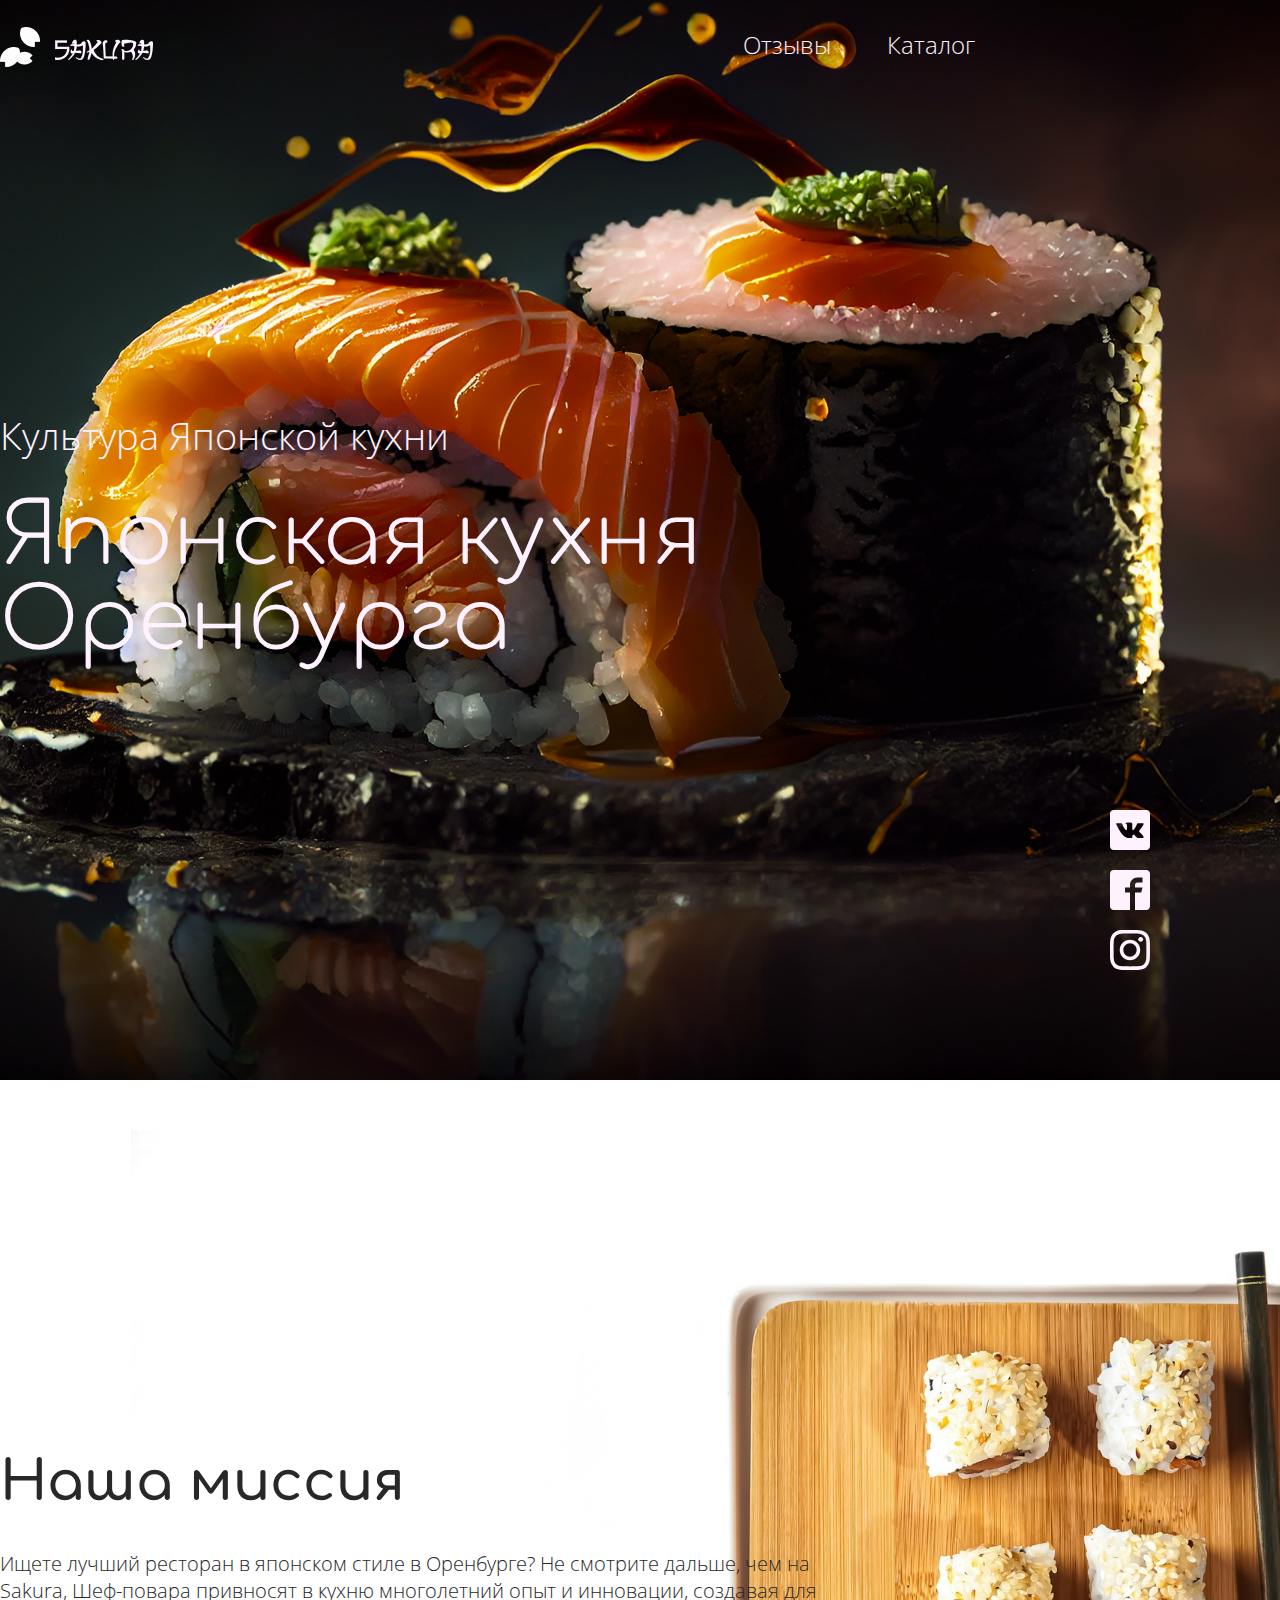
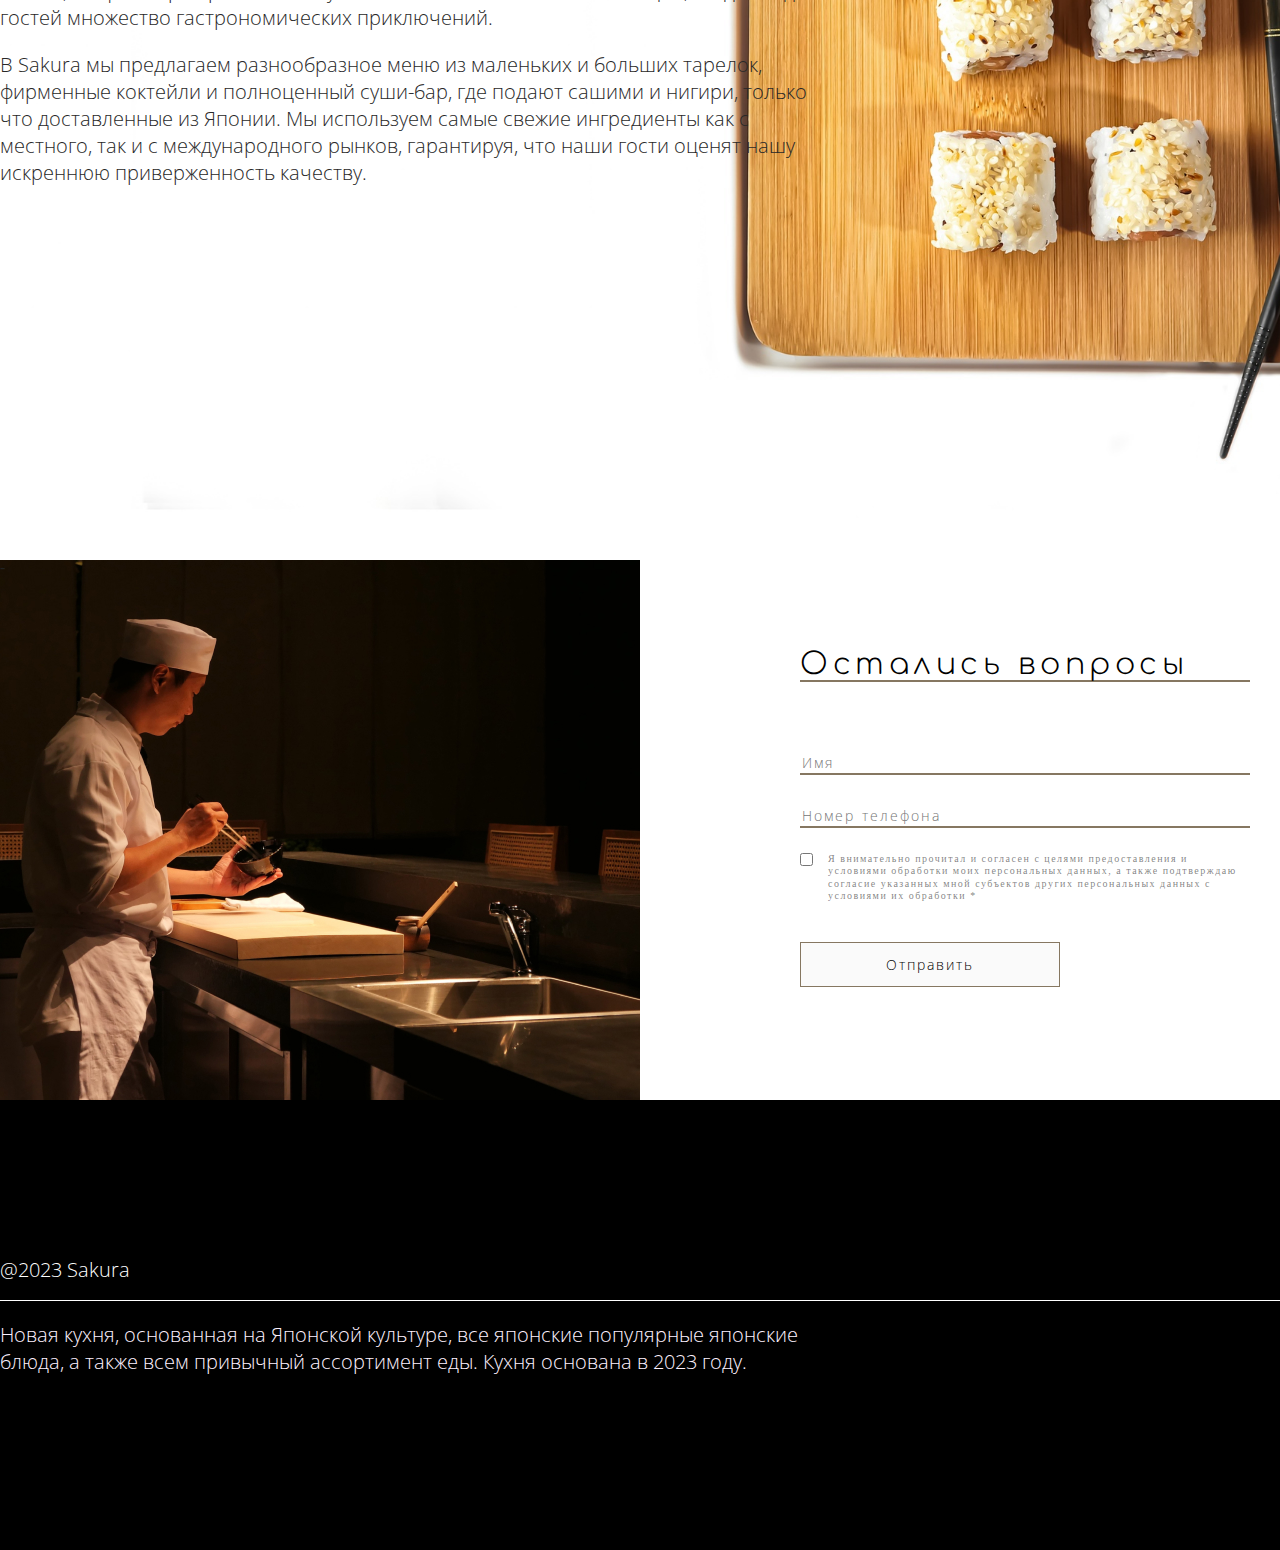
<file: index.html>
<!DOCTYPE html>
<html lang="ru">
<head>
    <meta charset="UTF-8">
    <meta http-equiv="X-UA-Compatible" content="IE=edge">
    <meta name="viewport" content="width=device-width, initial-scale=1.0">
    <title>Sakura</title>
    <link rel="preconnect" href="https://fonts.googleapis.com">
    <link rel="preconnect" href="https://fonts.gstatic.com" crossorigin>
    <link href="https://fonts.googleapis.com/css2?family=Comfortaa:wght@400;600&family=Open+Sans&display=swap" rel="stylesheet">
    <link rel="stylesheet" href="/src/css/reset.css">
    <link rel="stylesheet" href="/src/css/style.css">
</head>
<body>
    <section class="promo">
        <div class="container">
            <header class="promo_header">

                <a href="#" class="promo_logo">
                    <img src="/src/icons/icon_1.png" alt="" class="promo_logo-pic">
                </a>

                <nav class="promo_nav">
                    <a id="promo_link-btn" href="/src/pages/reviews.html" class="promo_link-btn1">
                        Отзывы
                    </a>
                    <a id="promo_link-btn" href="/src/pages/catalog.html" class="promo_link-btn2">
                        Каталог
                    </a>
                </nav>

                <a href="/src/pages/login.html" class="promo_link">
                    <span id="span_1">Вход</span>
                </a>
                <a href="/src/pages/profile.html" class="promo_link">
                    <div class="promo_link-img">
                        <img src="/src/icons/user_1.png" alt="gay">
                    </div>
                </a>
                
                
            </header>

            <div class="promo_text">
                <h2 class="promo_subtitle">Культура Японской кухни</h2>
                <h1 class="promo_title">Японская кухня Оренбурга</h1>
            </div>

            <div class="promo_social">
                <div class="promo_social-link">
                    <a href="https://ru.wikipedia.org/wiki/%D0%92%D0%9A%D0%BE%D0%BD%D1%82%D0%B0%D0%BA%D1%82%D0%B5"><img src="/src/icons/vk.svg" alt="vk"></a>
                </div>

                <div class="promo_social-link">
                    <a href="https://en.wikipedia.org/wiki/Facebook"><img src="/src/icons/facebook.svg" alt="facebook"></a>   
                </div>

                <div class="promo_social-link">
                    <a href="https://en.wikipedia.org/wiki/Instagram"><img src="/src/icons/instagram.svg" alt="instagram"></a>
                </div>
            </div>

        </div>
    </section>

    <section class="about">
        <div class="container">
            <div class="about_wrapper">
                <h2 class="about_title">Наша миссия</h2>
                <p  class="about_descr">Ищете лучший ресторан в японском стиле в Оренбурге? Не смотрите дальше, чем на Sakura, Шеф-повара привносят в кухню многолетний опыт и инновации, создавая для гостей множество гастрономических приключений.</p>
                <p class="about_descr1">В Sakura мы предлагаем разнообразное меню из маленьких и больших тарелок, фирменные коктейли и полноценный суши-бар, где подают сашими и нигири, только что доставленные из Японии. Мы используем самые свежие ингредиенты как с местного, так и с международного рынков, гарантируя, что наши гости оценят нашу искреннюю приверженность качеству.</p>
            </div>
        </div>
    </section>

    <section class="questions">
        <div class="questions_img">
           -
        </div>

        <div class="questions_content">
            <h2 class="questions_title">Остались вопросы</h2>
            <form action="#" class="questions_form">
                <input type="text" class="questions_input" placeholder="Имя">
                <input type="text" class="questions_input" placeholder="Номер телефона">
                <div class="questions_checkbox">
                    <input id="agree" type="checkbox">
                    <div class="questions_text">
                        Я внимательно прочитал и согласен с целями предоставления и условиями обработки моих персональных данных, а также подтверждаю согласие указанных мной субъектов других персональных данных с условиями их обработки *</div>
                </div>
                <button class="questions_btn">Отправить</button>
            </form>
        </div>
    </section>

    <footer class="footer">
        <div class="container">
            <div class="footer_up">
                <div class="footer_year">@2023 Sakura</div>
                <div class="footer_num">+7 (908) 323 22 19</div>
            </div>
            <div class="footer_devider"></div>
            <div class="footer_down">
                <div class="footer_text">Новая кухня, основанная на Японской культуре, все японские популярные японские блюда, а также всем привычный ассортимент еды. Кухня основана в 2023 году.</div>
                <a id="footer_logo" href="index.html" class="footer_logo">
                    <img src="/src/icons/icon.svg" alt="">
                </a>
            </div>
        </div>
    </footer>

</body>
</html>
</file>
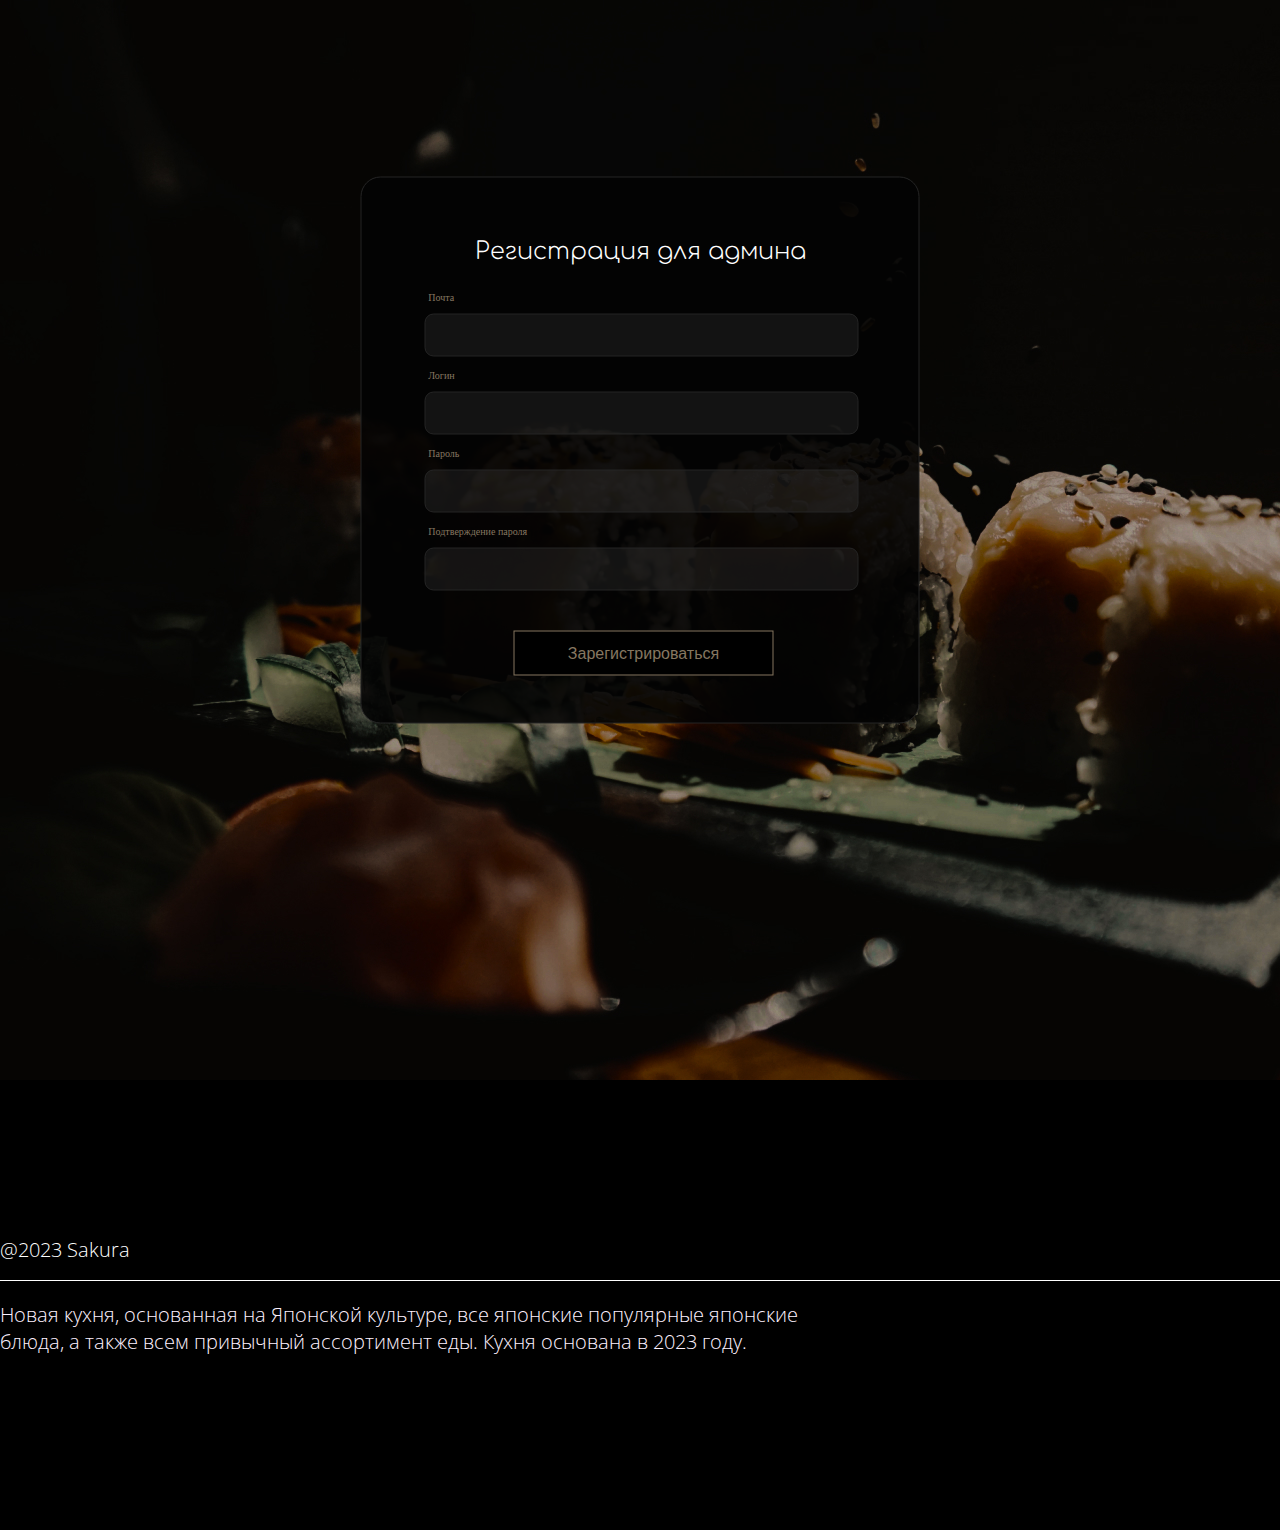
<file: src/pages/admin.html>
<!DOCTYPE html>
<html lang="en">
<head>
    <meta charset="UTF-8">
    <meta http-equiv="X-UA-Compatible" content="IE=edge">
    <meta name="viewport" content="width=device-width, initial-scale=1.0">
    <title>register</title>
    <link rel="preconnect" href="https://fonts.googleapis.com">
    <link rel="preconnect" href="https://fonts.gstatic.com" crossorigin>
    <link href="https://fonts.googleapis.com/css2?family=Comfortaa:wght@400;600&family=Open+Sans&display=swap" rel="stylesheet">
    <link rel="stylesheet" href="/src/css/style.css">
    <link rel="stylesheet" href="/src/css/reset.css">
</head>
<body>
    <section class="register">
        <div class="container">
            <div class="register_window">
                <h1 class="register_admin">Регистрация для админа</h1>
                <form action="">

                    <div>
                        Почта <br>
                    </div>
                    <input type="text">
                    <div>
                        Логин<br>
                    </div>

                    <input type="text">

                    <div>
                        Пароль <br>
                    </div>

                    <input type="password">

                    <div>
                        Подтверждение пароля <br>
                    </div>

                    <input type="password">

                    <button class="register_btn">Зарегистрироваться</button>
                </form>
            </div>
        </div>
    </section>

    <footer class="footer">
        <div class="container">
            <div class="footer_up">
                <div class="footer_year">@2023 Sakura</div>
                <div class="footer_num">+7 (908) 323 22 19</div>
            </div>
            <div class="footer_devider"></div>
            <div class="footer_down">
                <div class="footer_text">Новая кухня, основанная на Японской культуре, все японские популярные японские блюда, а также всем привычный ассортимент еды. Кухня основана в 2023 году.</div>
                <a id="footer_logo" href="index.html" class="footer_logo">
                    <img src="/src/icons/icon.svg" alt="">
                </a>
            </div>
        </div>
    </footer>
</file>
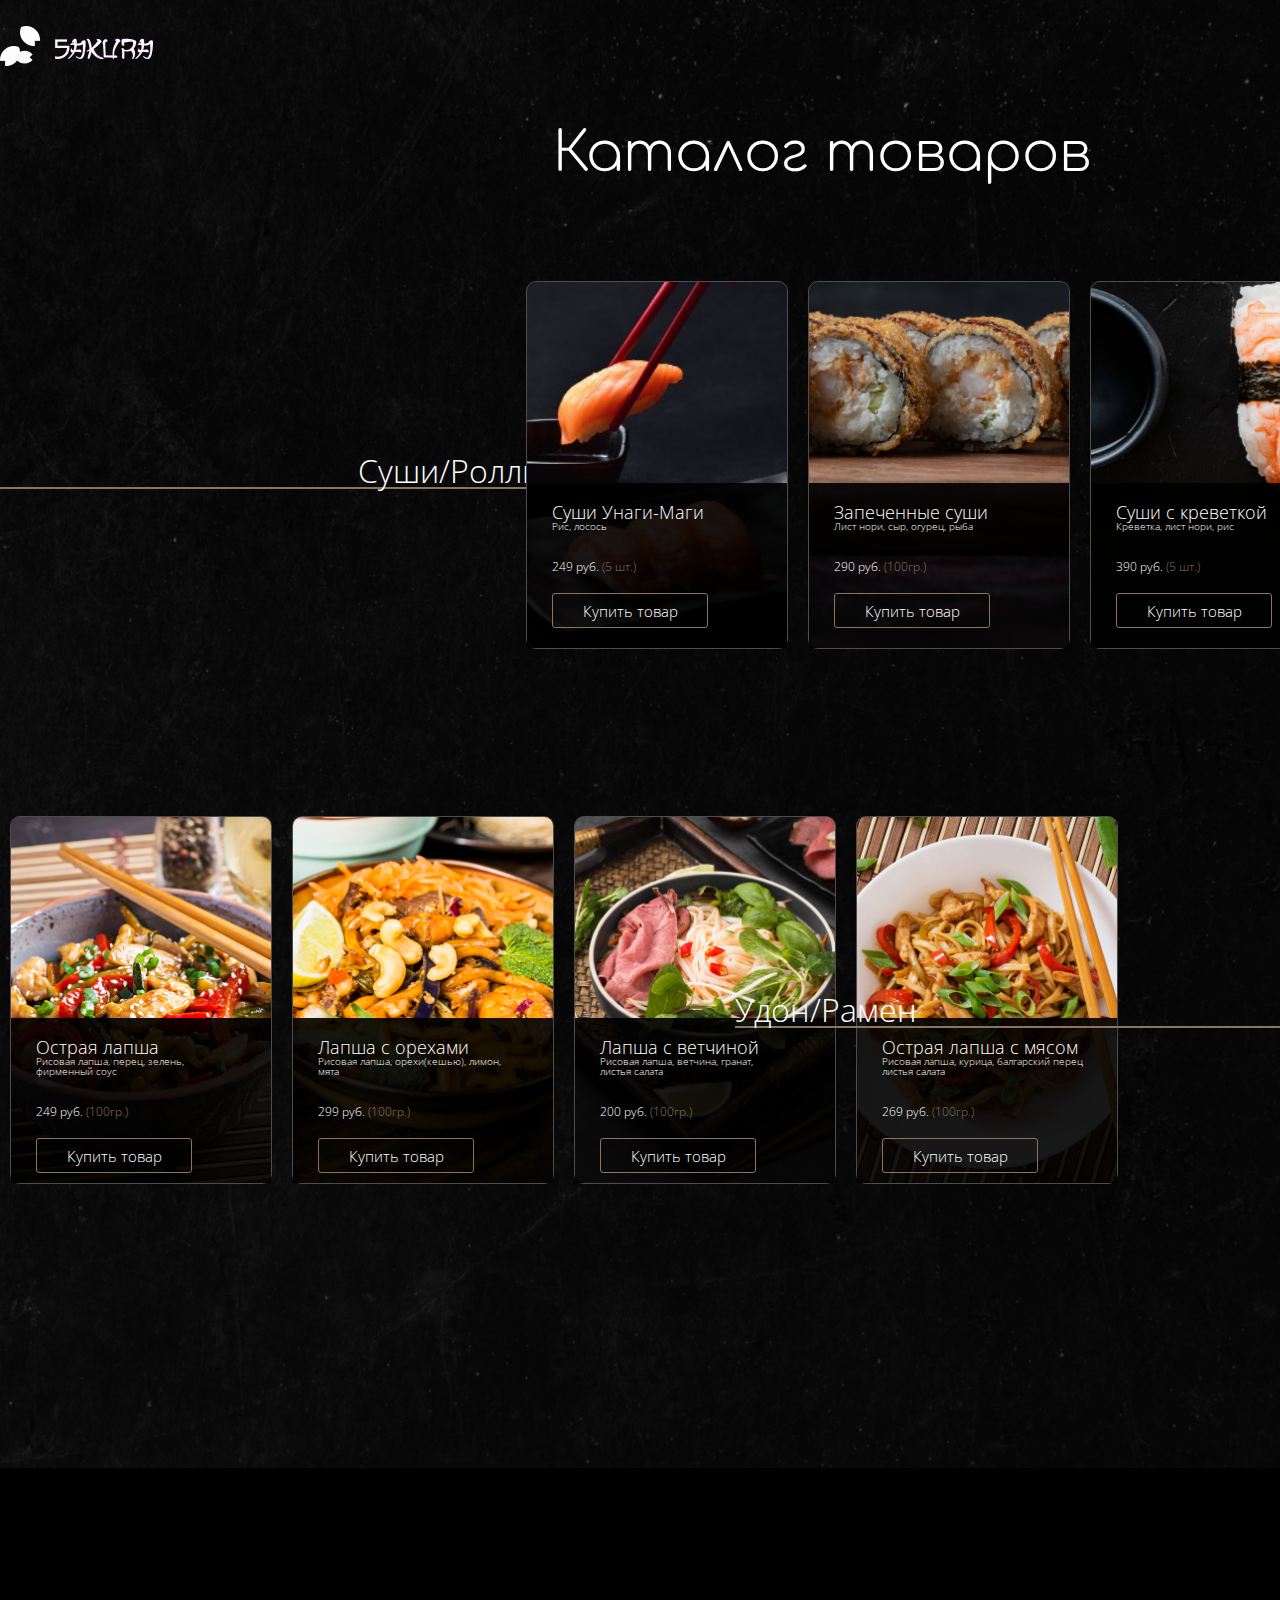
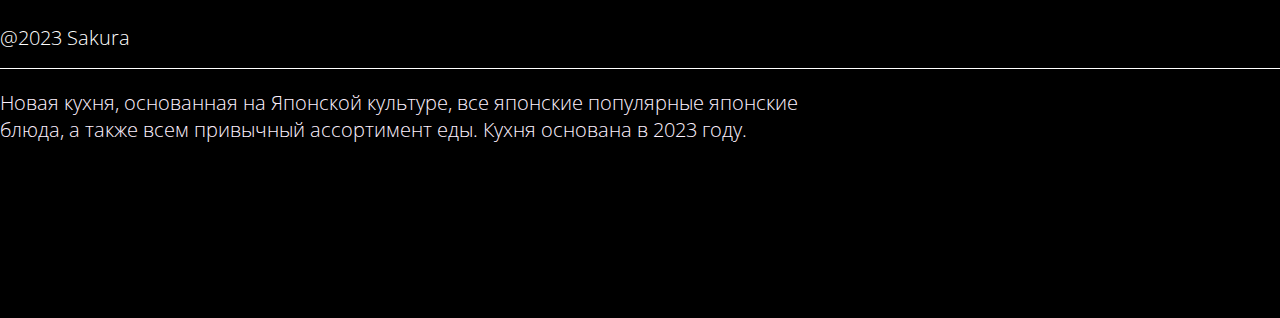
<file: src/pages/catalog.html>
<!DOCTYPE html>
<html lang="ru">
<head>
    <meta charset="UTF-8">
    <meta http-equiv="X-UA-Compatible" content="IE=edge">
    <meta name="viewport" content="width=device-width, initial-scale=1.0">
    <title>Catalog</title>
    <link rel="preconnect" href="https://fonts.googleapis.com">
    <link rel="preconnect" href="https://fonts.gstatic.com" crossorigin>
    <link href="https://fonts.googleapis.com/css2?family=Comfortaa:wght@400;600&family=Open+Sans&display=swap" rel="stylesheet">
    <link rel="stylesheet" href="/src/css/style.css">
    <link rel="stylesheet" href="/src/css/reset.css">
</head>
<body>
    <section class="catalog">
        <div class="container">

        <div class="catalog_header">
            <header class="promo_header">

                <a href="/index.html" class="catalog_logo">
                    <img src="/src/icons/icon_1.png" alt="" class="promo_logo-pic">
                </a>

            </header>
        </div>


            <h2 class="catalog_title">Каталог товаров</h2>
            <div class="catalog_row">
                <div class="catalog_category">
                    <div class="catalog_subtitle">Суши/Роллы</div>
                </div>

                <div class="catalog_items">
                    <div class="catalog_item">
                        <div class="catalog_content">
                            <div class="catalog_item-name">Суши Унаги-Маги</div>
                            <div class="catalog_composition">Рис, лосось</div>
                            <div class="catalog_price">249 руб. <span>(5 шт.)</span> </div>
                            <a href="/src/pages/pay.html"><button id="catalog_btn_1" class="catalog_btn">Купить товар</button></a>
                        </div>
                    </div>

                    <div class="catalog_item1">
                        <div class="catalog_content">
                            <div class="catalog_item-name">Запеченные суши</div>
                            <div class="catalog_composition">Лист нори, сыр, огурец, рыба</div>
                            <div class="catalog_price">290 руб. <span>(100гр.)</span> </div>
                            <a href="/src/pages/pay.html"><button id="catalog_btn_1" class="catalog_btn">Купить товар</button></a>
                        </div>
                    </div>

                    <div class="catalog_item2">
                        <div class="catalog_content">
                            <div class="catalog_item-name">Суши с креветкой</div>
                            <div class="catalog_composition">Креветка, лист нори, рис</div>
                            <div class="catalog_price">390 руб. <span>(5 шт.)</span> </div>
                            <a href="/src/pages/pay.html"><button id="catalog_btn_1" class="catalog_btn">Купить товар</button></a>
                        </div>
                    </div>

                    <div class="catalog_item3">
                        <div class="catalog_content">
                            <div class="catalog_item-name">Суши филадельфия</div>
                            <div class="catalog_composition">Рис, лосось, сыр, огурец</div>
                            <div class="catalog_price">200 руб. <span>(100гр.)</span> </div>
                            <a href="/src/pages/pay.html"><button id="catalog_btn_1" class="catalog_btn">Купить товар</button></a>
                        </div>
                    </div>
                </div>
                

            </div>

            <div class="catalog_rowDOWN">

                <div class="catalog_itemsDOWN">
                    <div class="catalog_item4">
                        <div class="catalog_content">
                            <div class="catalog_item-name">Острая лапша</div>
                            <div class="catalog_composition">Рисовая лапша, перец, зелень,<br>фирменный соус</div>
                            <div class="catalog_price">249 руб. <span>(100гр.)</span> </div>
                            <a href="/src/pages/pay.html"><button id="catalog_btn_1" class="catalog_btn">Купить товар</button></a>
                        </div>
                    </div>

                    <div class="catalog_item5">
                        <div class="catalog_content">
                            <div class="catalog_item-name">Лапша с орехами</div>
                            <div class="catalog_composition">Рисовая лапша, орехи(кешью), лимон,<br>мята</div>
                            <div class="catalog_price">299 руб. <span>(100гр.)</span> </div>
                            <a href="/src/pages/pay.html"><button id="catalog_btn_1" class="catalog_btn">Купить товар</button></a>
                        </div>
                    </div>

                    <div class="catalog_item6">
                        <div class="catalog_content">
                            <div class="catalog_item-name">Лапша с ветчиной</div>
                            <div class="catalog_composition">Рисовая лапша, ветчина, гранат,<br>листья салата</div>
                            <div class="catalog_price">200 руб. <span>(100гр.)</span> </div>
                            <a href="/src/pages/pay.html"><button id="catalog_btn_1" class="catalog_btn">Купить товар</button></a>
                        </div>
                    </div>

                    <div class="catalog_item7">
                        <div class="catalog_content">
                            <div class="catalog_item-name">Острая лапша с мясом</div>
                            <div class="catalog_composition">Рисовая лапша, курица, балгарский перец<br>листья салата</div>
                            <div class="catalog_price">269 руб. <span>(100гр.)</span> </div>
                            <a href="/src/pages/pay.html"><button id="catalog_btn_1" class="catalog_btn">Купить товар</button></a>
                        </div>
                    </div>
                </div>
                
            <div class="catalog_categoryDOWN">
                <div class="catalog_subtitle">Удон/Рамен</div>
             </div>


            </div>
        </div>
    </section>

    <footer class="footer">
        <div class="container">
            <div class="footer_up">
                <div class="footer_year">@2023 Sakura</div>
                <div class="footer_num">+7 (908) 323 22 19</div>
            </div>
            <div class="footer_devider"></div>
            <div class="footer_down">
                <div class="footer_text">Новая кухня, основанная на Японской культуре, все японские популярные японские блюда, а также всем привычный ассортимент еды. Кухня основана в 2023 году.</div>
                <a href="/index.html" class="footer_logo">
                    <img src="/src/icons/icon.svg" alt="">
                </a>
            </div>
        </div>
    </footer>

</body>
</html>
</file>
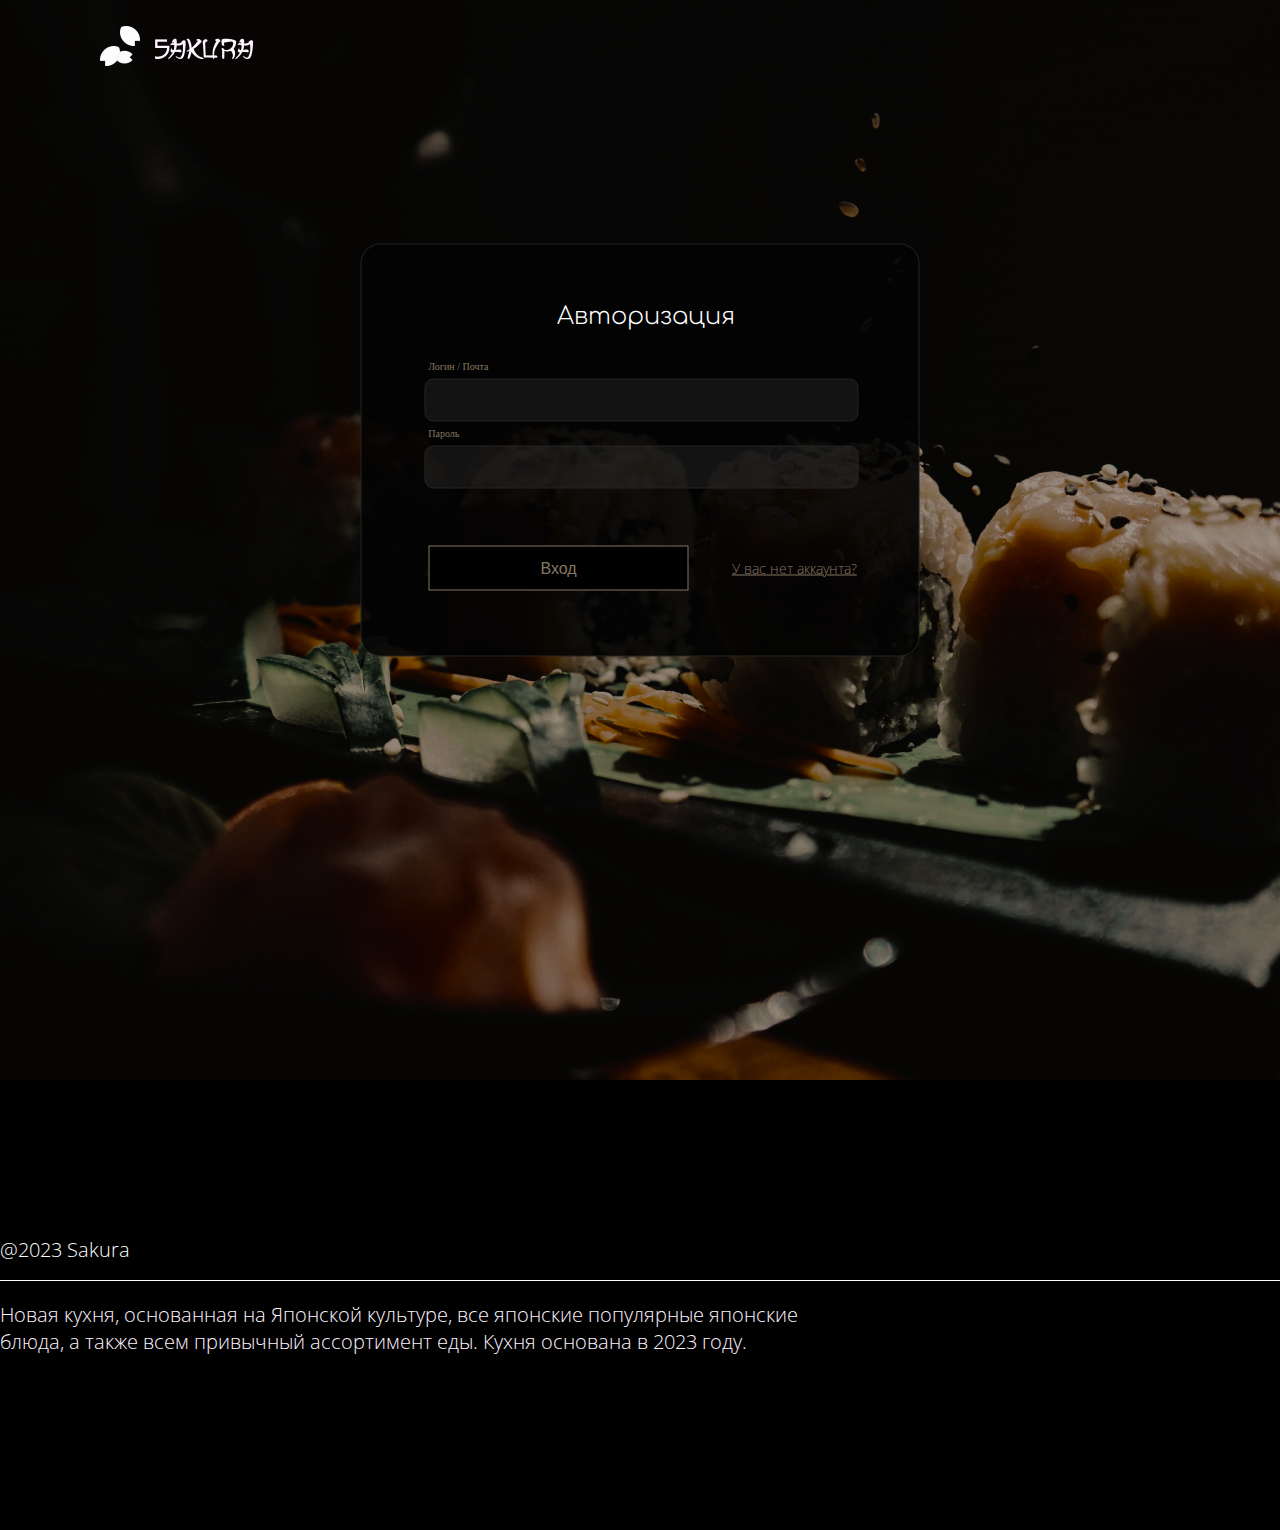
<file: src/pages/login.html>
<!DOCTYPE html>
<html lang="ru">
<head>
    <meta charset="UTF-8">
    <meta http-equiv="X-UA-Compatible" content="IE=edge">
    <meta name="viewport" content="width=device-width, initial-scale=1.0">
    <title>Login</title>

    <link rel="preconnect" href="https://fonts.googleapis.com">
    <link rel="preconnect" href="https://fonts.gstatic.com" crossorigin>
    <link href="https://fonts.googleapis.com/css2?family=Comfortaa:wght@400;600&family=Open+Sans&display=swap" rel="stylesheet">
    <link rel="stylesheet" href="/src/css/style.css">
    <link rel="stylesheet" href="/src/css/reset.css">
</head>
<body>



    <section class="login">
        <div class="container">

            <div class="profile_header1">
                <header class="profile_header2">
        
                    <a href="/index.html" class="profile_logo">
                        <img src="/src/icons/icon_1.png" alt="" class="promo_profile-pic">
                    </a>
        
                </header>
            </div>

            <div class="login_window">
                <h1 class="login_header">Авторизация</h1>
                <form action="login_form">
                    <div class="text_1">
                        Логин / Почта <br>
                    </div>
                    <input type="">
                    <div class="text_1">
                        Пароль <br>
                    </div>
                    <input  type="password">

                    <button class="login_btn">Вход</button>
                </form>

                <div id="link_to_register"> <a href="/src/pages/register.html">У вас нет аккаунта?</a></div>  
            </div>
        </div>
    </section>

    <footer class="footer">
        <div class="container">
            <div class="footer_up">
                <div class="footer_year">@2023 Sakura</div>
                <div class="footer_num">+7 (908) 323 22 19</div>
            </div>
            <div class="footer_devider"></div>
            <div class="footer_down">
                <div class="footer_text">Новая кухня, основанная на Японской культуре, все японские популярные японские блюда, а также всем привычный ассортимент еды. Кухня основана в 2023 году.</div>
                <a id="footer_logo" href="index.html" class="footer_logo">
                    <img src="/src/icons/icon.svg" alt="">
                </a>
            </div>
        </div>
    </footer>
</body>
</html>
</file>
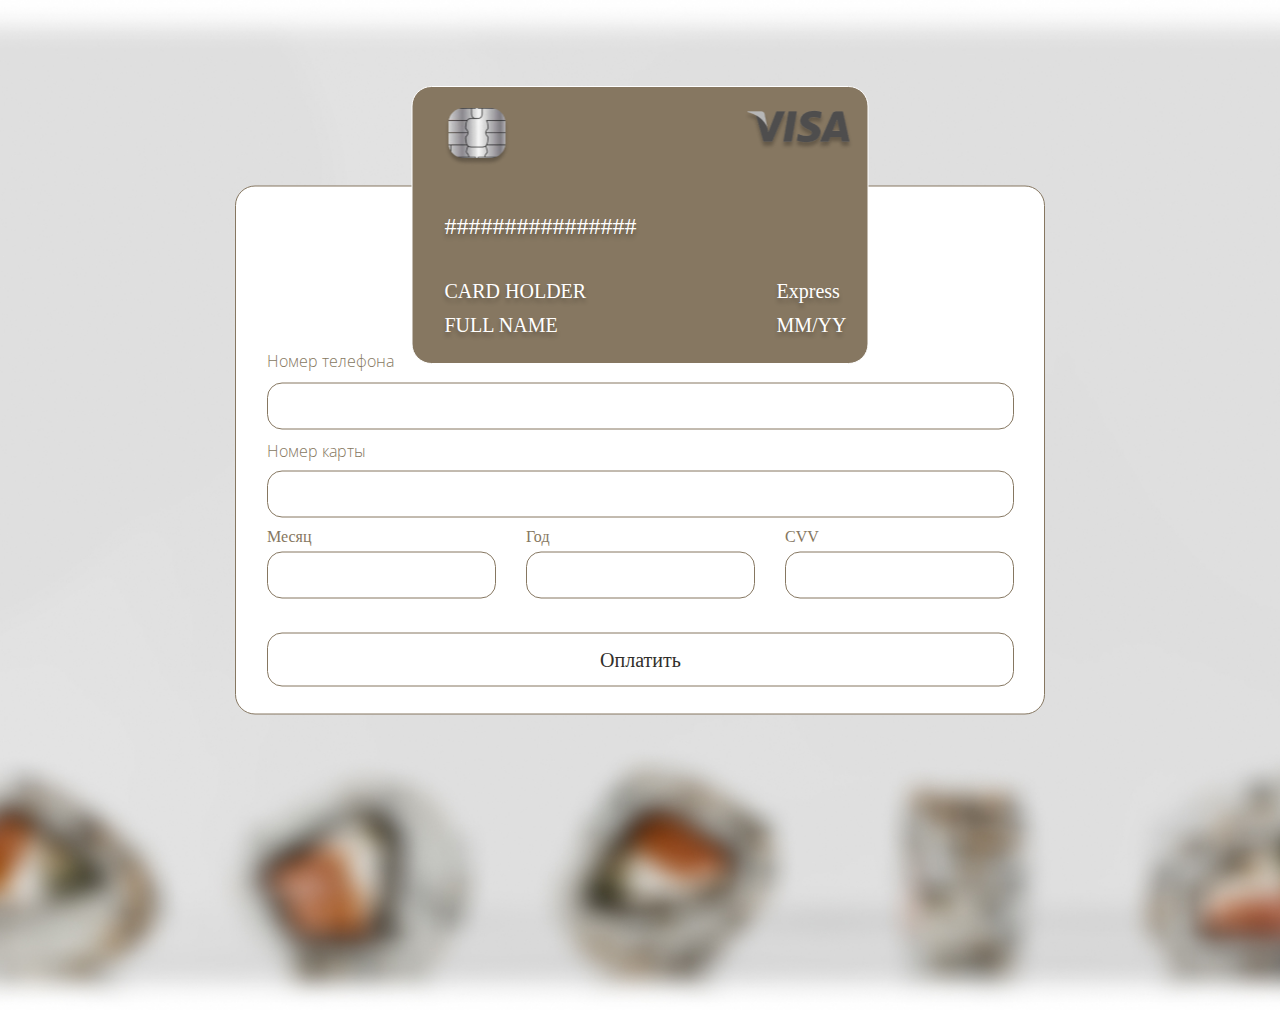
<file: src/pages/pay.html>
<!DOCTYPE html>
<html lang="en">
<head>
    <meta charset="UTF-8">
    <meta http-equiv="X-UA-Compatible" content="IE=edge">
    <meta name="viewport" content="width=device-width, initial-scale=1.0">
    <title>pay</title>
    <link rel="preconnect" href="https://fonts.googleapis.com">
    <link rel="preconnect" href="https://fonts.gstatic.com" crossorigin>
    <link href="https://fonts.googleapis.com/css2?family=Comfortaa:wght@400;600&family=Open+Sans&display=swap" rel="stylesheet">
    <link rel="stylesheet" href="/src/css/reset.css">
    <link rel="stylesheet" href="/src/css/style.css">
</head>
<body>
    <section class="pay">

        <div class="container">

            <div class="pay_window1">

                <div class="pay_img1">
                    <img src="/src/icons/visa2.png" alt="">
                </div>
                <div class="pay_img2">
                    <img src="/src/icons/visa.png" alt="">
                </div>

                <h2 class="pay_name">################</h2>
                <h2 class="pay_name1">CARD HOLDER</h2>
                <h2 class="pay_name2">FULL NAME</h2>
                <h2 class="pay_name3">Express</h2>
                <h2 class="pay_name4">MM/YY</h2>

            </div>

            <div class="pay_window">

                <a class="pay_btn" href="/src/pages/payment.html">
                    <button class="btn">Оплатить</button>
                </a>

                <form>               
                 <div class="block">
                    <h2 class="pay_number">Номер телефона</h2>
                    <input class="pay_stroke" type="text">
                </div>

                <div class="block">
                    <h2 class="pay_number1">Номер карты</h2>
                    <input class="pay_stroke1" type="text">
                </div>

                <div class="block">
                    <h2 class="pay_number2">Месяц</h2>
                    <input class="pay_stroke2" type="text">
                </div>

                <div class="block">
                    <h2 class="pay_number3">Год</h2>
                    <input class="pay_stroke3" type="text">
                </div>

                <div class="block">
                    <h2 class="pay_number4">CVV</h2>
                    <input class="pay_stroke4" type="text">
                </div>
            </div>
        </form>
        
            </div>
        </div>
    </section>
</body>
</html>
</file>
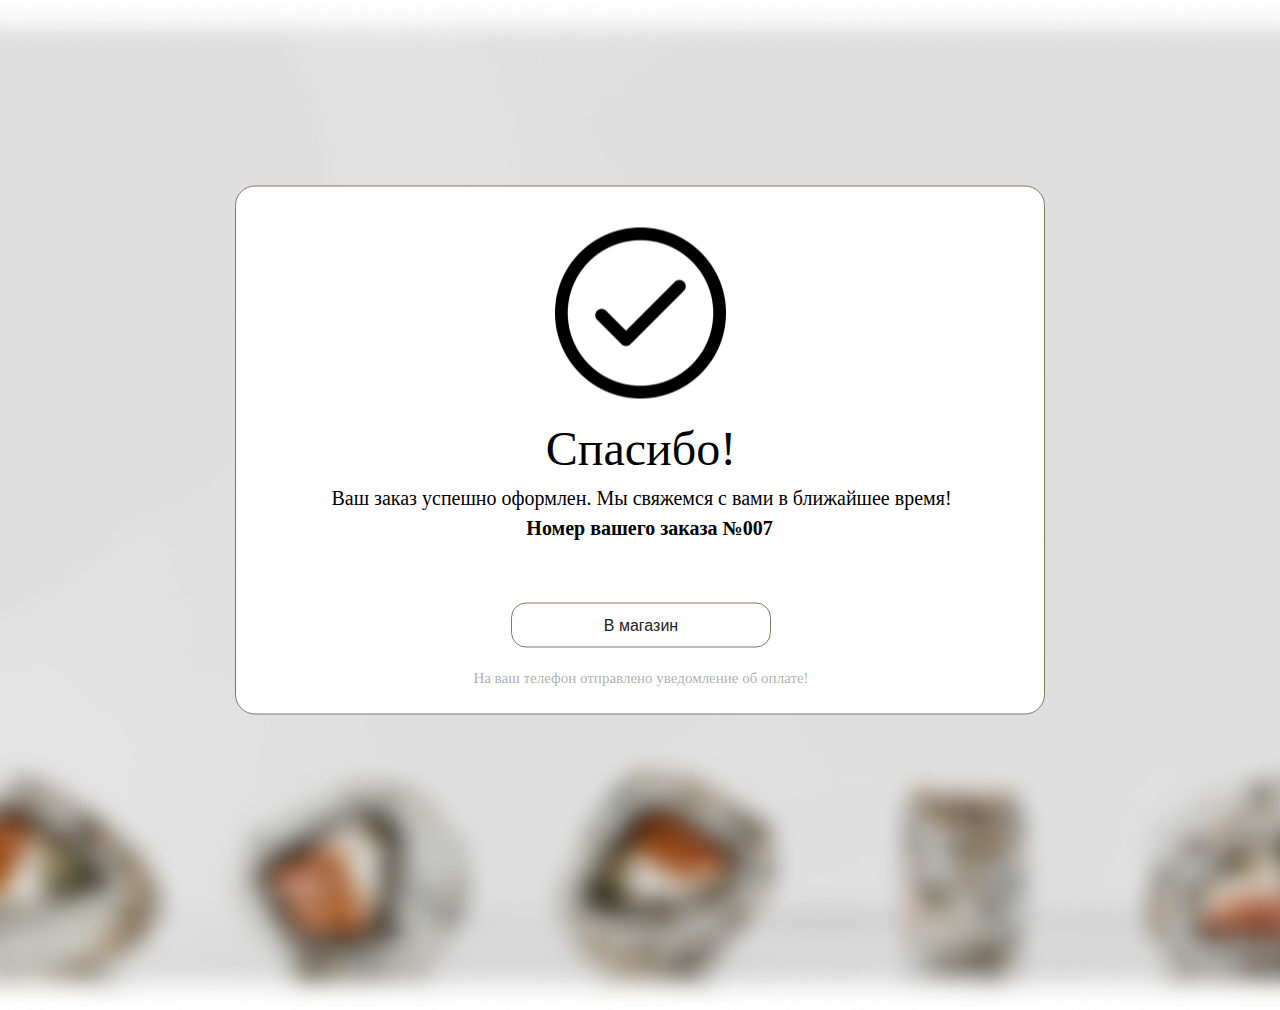
<file: src/pages/payment.html>
<!DOCTYPE html>
<html lang="ru">
<head>
    <meta charset="UTF-8">
    <meta http-equiv="X-UA-Compatible" content="IE=edge">
    <meta name="viewport" content="width=device-width, initial-scale=1.0">
    <title>payment</title>
    <link rel="preconnect" href="https://fonts.googleapis.com">
    <link rel="preconnect" href="https://fonts.gstatic.com" crossorigin>
    <link href="https://fonts.googleapis.com/css2?family=Comfortaa:wght@400;600&family=Open+Sans&display=swap" rel="stylesheet">
    <link rel="stylesheet" href="/src/css/reset.css">
    <link rel="stylesheet" href="/src/css/style.css">
</head>
<body>
    <section class="payment">
        <div class="container">
            <div class="payment_window">
                <img src="/src/icons/1.png" alt="" class="img_payment">
                <h2 class="payment_header">Спасибо!</h2>
                <h2 class="payment_information">Ваш заказ успешно оформлен. Мы свяжемся с вами в ближайшее время!</h2>
                <h2 class="payment_check">Номер вашего заказа №007</h2>
                <h2 class="payment_pay">На ваш телефон отправлено уведомление об оплате!</h2>

                <a href="/index.html">
                    <button class="payment_home">В магазин</button>
                </a>
            </div>
        </div>
    </section>
</body>
</html>
</file>
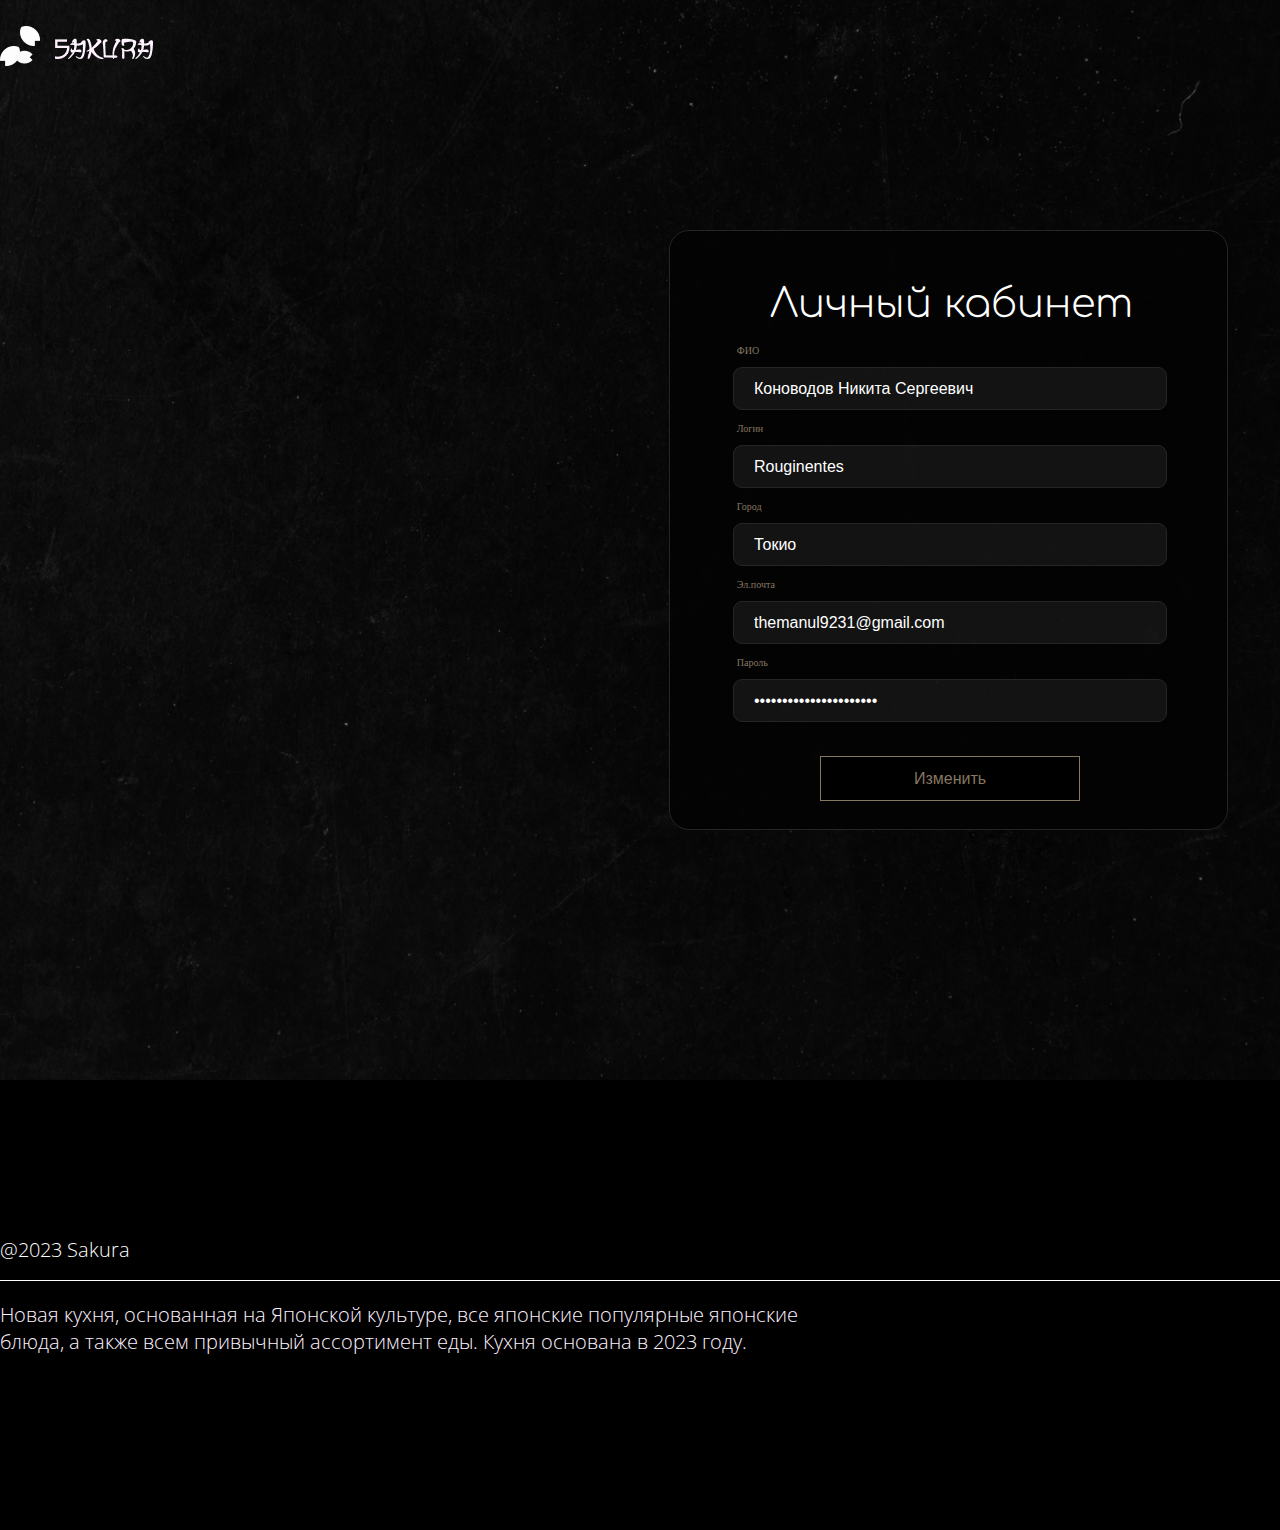
<file: src/pages/profile.html>
<!DOCTYPE html>
<html lang="ru">
<head>
    <meta charset="UTF-8">
    <meta http-equiv="X-UA-Compatible" content="IE=edge">
    <meta name="viewport" content="width=device-width, initial-scale=1.0">
    <title>Profile</title>
    <link rel="preconnect" href="https://fonts.googleapis.com">
    <link rel="preconnect" href="https://fonts.gstatic.com" crossorigin>
    <link href="https://fonts.googleapis.com/css2?family=Comfortaa:wght@400;600&family=Open+Sans&display=swap" rel="stylesheet">
    <link rel="stylesheet" href="/src/css/style.css">
    <link rel="stylesheet" href="/src/css/reset.css">
</head>
<body>



    <section class="profile">
        <div class="container">

            <div class="profile_header1">
                <header class="profile_header2">
    
                    <a href="/index.html" class="profile_logo">
                        <img src="/src/icons/icon_1.png" alt="" class="promo_profile-pic">
                    </a>
    
                </header>
            </div>

            <div class="profile_window">
                <h1 class="profile_header">Личный кабинет</h1>
                <form name="sdfs">

                    <div>
                        ФИО <br>
                    </div>
                    <input type="text" value="Коноводов Никита Сергеевич">
                    <div>
                        Логин<br>
                    </div>

                    <input type="text"  value="Rouginentes">

                    <div>
                        Город <br>
                    </div>

                    <input type="text" value="Токио">

                    <div>
                        Эл.почта <br>
                    </div>

                    <input type="text" value="themanul9231@gmail.com">

                    <div>
                        Пароль <br>
                    </div>

                    <input type="password" value="themanul9231@gmail.com">

                    <button class="profile_btn">Изменить</button>
                </form>
            </div>
        </div>
    </section>

    <footer class="footer">
        <div class="container">
            <div class="footer_up">
                <div class="footer_year">@2023 Sakura</div>
                <div class="footer_num">+7 (908) 323 22 19</div>
            </div>
            <div class="footer_devider"></div>
            <div class="footer_down">
                <div class="footer_text">Новая кухня, основанная на Японской культуре, все японские популярные японские блюда, а также всем привычный ассортимент еды. Кухня основана в 2023 году.</div>
                <a id="footer_logo" href="index.html" class="footer_logo">
                    <img src="/src/icons/icon.svg" alt="">
                </a>
            </div>
        </div>
    </footer>
</body>
</html>
</file>
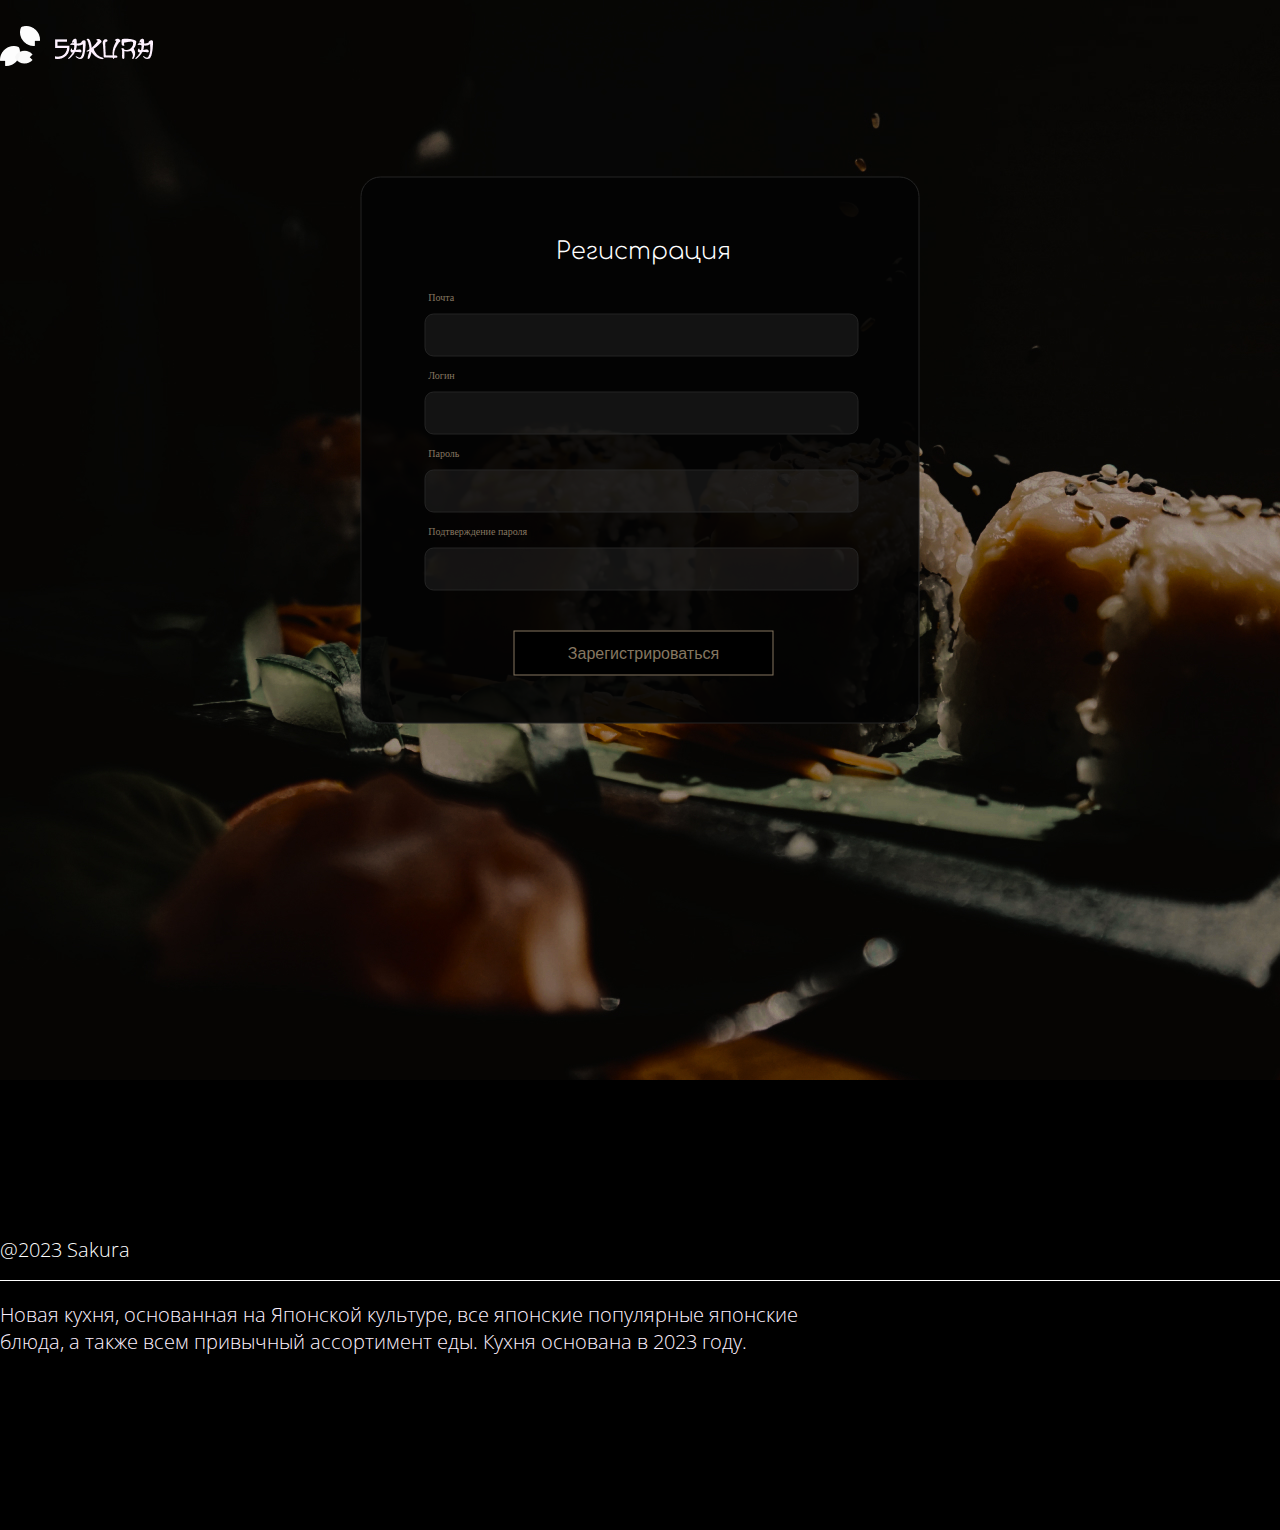
<file: src/pages/register.html>
<!DOCTYPE html>
<html lang="en">
<head>
    <meta charset="UTF-8">
    <meta http-equiv="X-UA-Compatible" content="IE=edge">
    <meta name="viewport" content="width=device-width, initial-scale=1.0">
    <title>register</title>
    <link rel="preconnect" href="https://fonts.googleapis.com">
    <link rel="preconnect" href="https://fonts.gstatic.com" crossorigin>
    <link href="https://fonts.googleapis.com/css2?family=Comfortaa:wght@400;600&family=Open+Sans&display=swap" rel="stylesheet">
    <link rel="stylesheet" href="/src/css/style.css">
    <link rel="stylesheet" href="/src/css/reset.css">
</head>
<body>
    <section class="register">
        <div class="container">

            <div class="profile_header1">
                <header class="profile_header2">
        
                    <a href="/index.html" class="profile_logo">
                        <img src="/src/icons/icon_1.png" alt="" class="promo_profile-pic">
                    </a>
        
                </header>
            </div>

            <div class="register_window">
                <h1 class="register_header">Регистрация</h1>
                <form action="">

                    <div>
                        Почта <br>
                    </div>
                    <input type="text">
                    <div>
                        Логин<br>
                    </div>

                    <input type="text">

                    <div>
                        Пароль <br>
                    </div>

                    <input type="password">

                    <div>
                        Подтверждение пароля <br>
                    </div>

                    <input type="password">

                    <button class="register_btn">Зарегистрироваться</button>
                </form>
            </div>
        </div>
    </section>

    <footer class="footer">
        <div class="container">
            <div class="footer_up">
                <div class="footer_year">@2023 Sakura</div>
                <div class="footer_num">+7 (908) 323 22 19</div>
            </div>
            <div class="footer_devider"></div>
            <div class="footer_down">
                <div class="footer_text">Новая кухня, основанная на Японской культуре, все японские популярные японские блюда, а также всем привычный ассортимент еды. Кухня основана в 2023 году.</div>
                <a id="footer_logo" href="index.html" class="footer_logo">
                    <img src="/src/icons/icon.svg" alt="">
                </a>
            </div>
        </div>
    </footer>
    
</body>
</html>
</file>
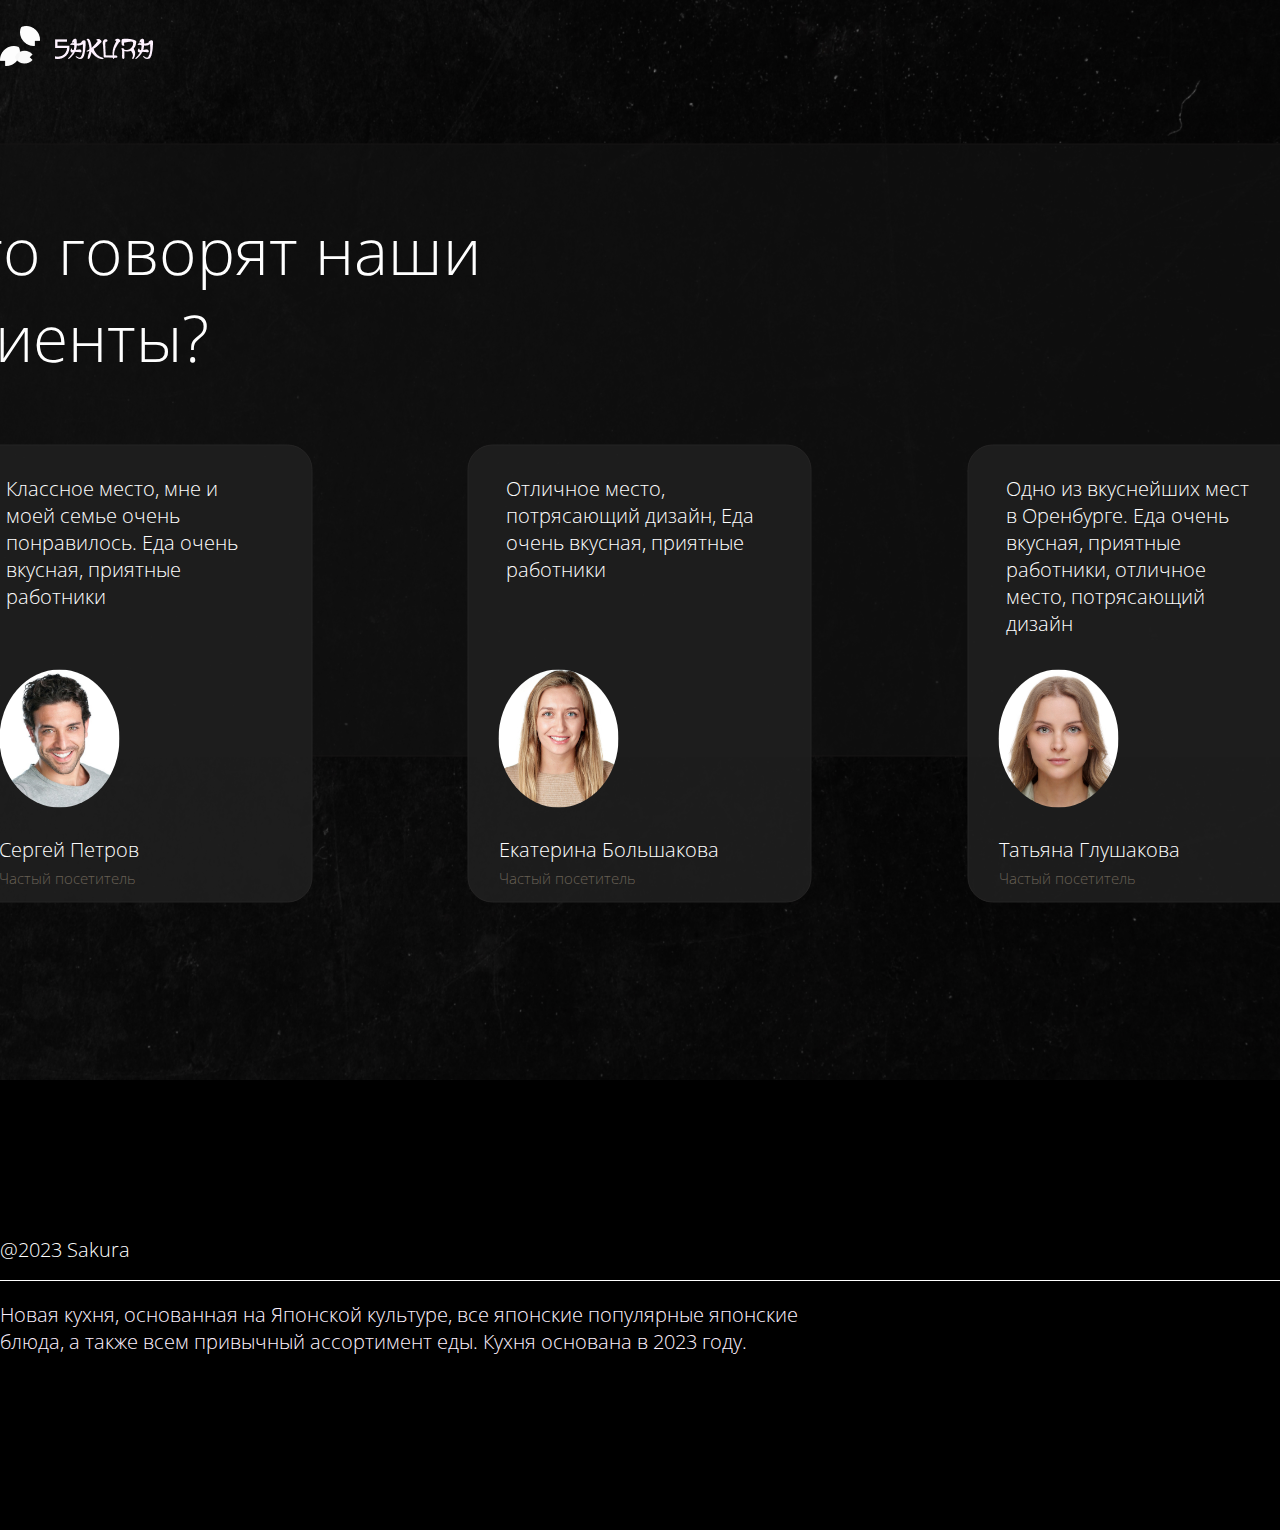
<file: src/pages/reviews.html>
<!DOCTYPE html>
<html lang="ru">
<head>
    <meta charset="UTF-8">
    <meta http-equiv="X-UA-Compatible" content="IE=edge">
    <meta name="viewport" content="width=device-width, initial-scale=1.0">
    <title>reviews</title>
    <link rel="preconnect" href="https://fonts.googleapis.com">
    <link rel="preconnect" href="https://fonts.gstatic.com" crossorigin>
    <link href="https://fonts.googleapis.com/css2?family=Comfortaa:wght@400;600&family=Open+Sans&display=swap" rel="stylesheet">
    <link rel="stylesheet" href="/src/css/reset.css">
    <link rel="stylesheet" href="/src/css/style.css">
</head>
<body>
    <section class="reviews">
        <div class="container">

            <div class="profile_header1">
                <header class="profile_header2">
        
                    <a href="/index.html" class="profile_logo">
                        <img src="/src/icons/icon_1.png" alt="" class="promo_profile-pic">
                    </a>
        
                </header>
            </div>

            <div class="reviews_window">

                <div class="reviews_header">Что говорят наши
                    клиенты?</div>

                    <div class="reviews_block">
                        <div class="reviews_info">
                            <h2 class="reviews_comment">Классное место, мне и моей
                                семье очень понравилось.  Еда очень вкусная, приятные  работники</h2>
                            <h2 class="reviews_text">Сергей Петров</h2>
                            <h2 class="reviews_text1">Частый посетитель</h2>
                            <img class="reviews_icons" src="/src/icons/p1.jpg" alt="face">
                        </div>
        
                        <div class="reviews_info">
                            <h2 class="reviews_comment">Отличное место, потрясающий дизайн, Еда очень вкусная, приятные  работники</h2>
                            <h2 class="reviews_text">Екатерина Большакова</h2>
                            <h2 class="reviews_text1">Частый посетитель</h2>
                            <img class="reviews_icons" src="/src/icons/p2.jpg" alt="face">
                        </div>
        
                        <div class="reviews_info">
                            <h2 class="reviews_comment">Одно из вкуснейших мест в Оренбурге. Еда очень вкусная, приятные  работники, отличное место, потрясающий дизайн</h2>
                            <h2 class="reviews_text">Татьяна Глушакова</h2>
                            <h2 class="reviews_text1">Частый посетитель</h2>
                            <img class="reviews_icons" src="/src/icons/p3.jpg" alt="face">
                        </div>
                    </div>


            </div>
        </div>
    </section>

    <footer class="footer">
        <div class="container">
            <div class="footer_up">
                <div class="footer_year">@2023 Sakura</div>
                <div class="footer_num">+7 (908) 323 22 19</div>
            </div>
            <div class="footer_devider"></div>
            <div class="footer_down">
                <div class="footer_text">Новая кухня, основанная на Японской культуре, все японские популярные японские блюда, а также всем привычный ассортимент еды. Кухня основана в 2023 году.</div>
                <a id="footer_logo" href="index.html" class="footer_logo">
                    <img src="/src/icons/icon.svg" alt="">
                </a>
            </div>
        </div>
    </footer>
    
</body>
</html>
</file>
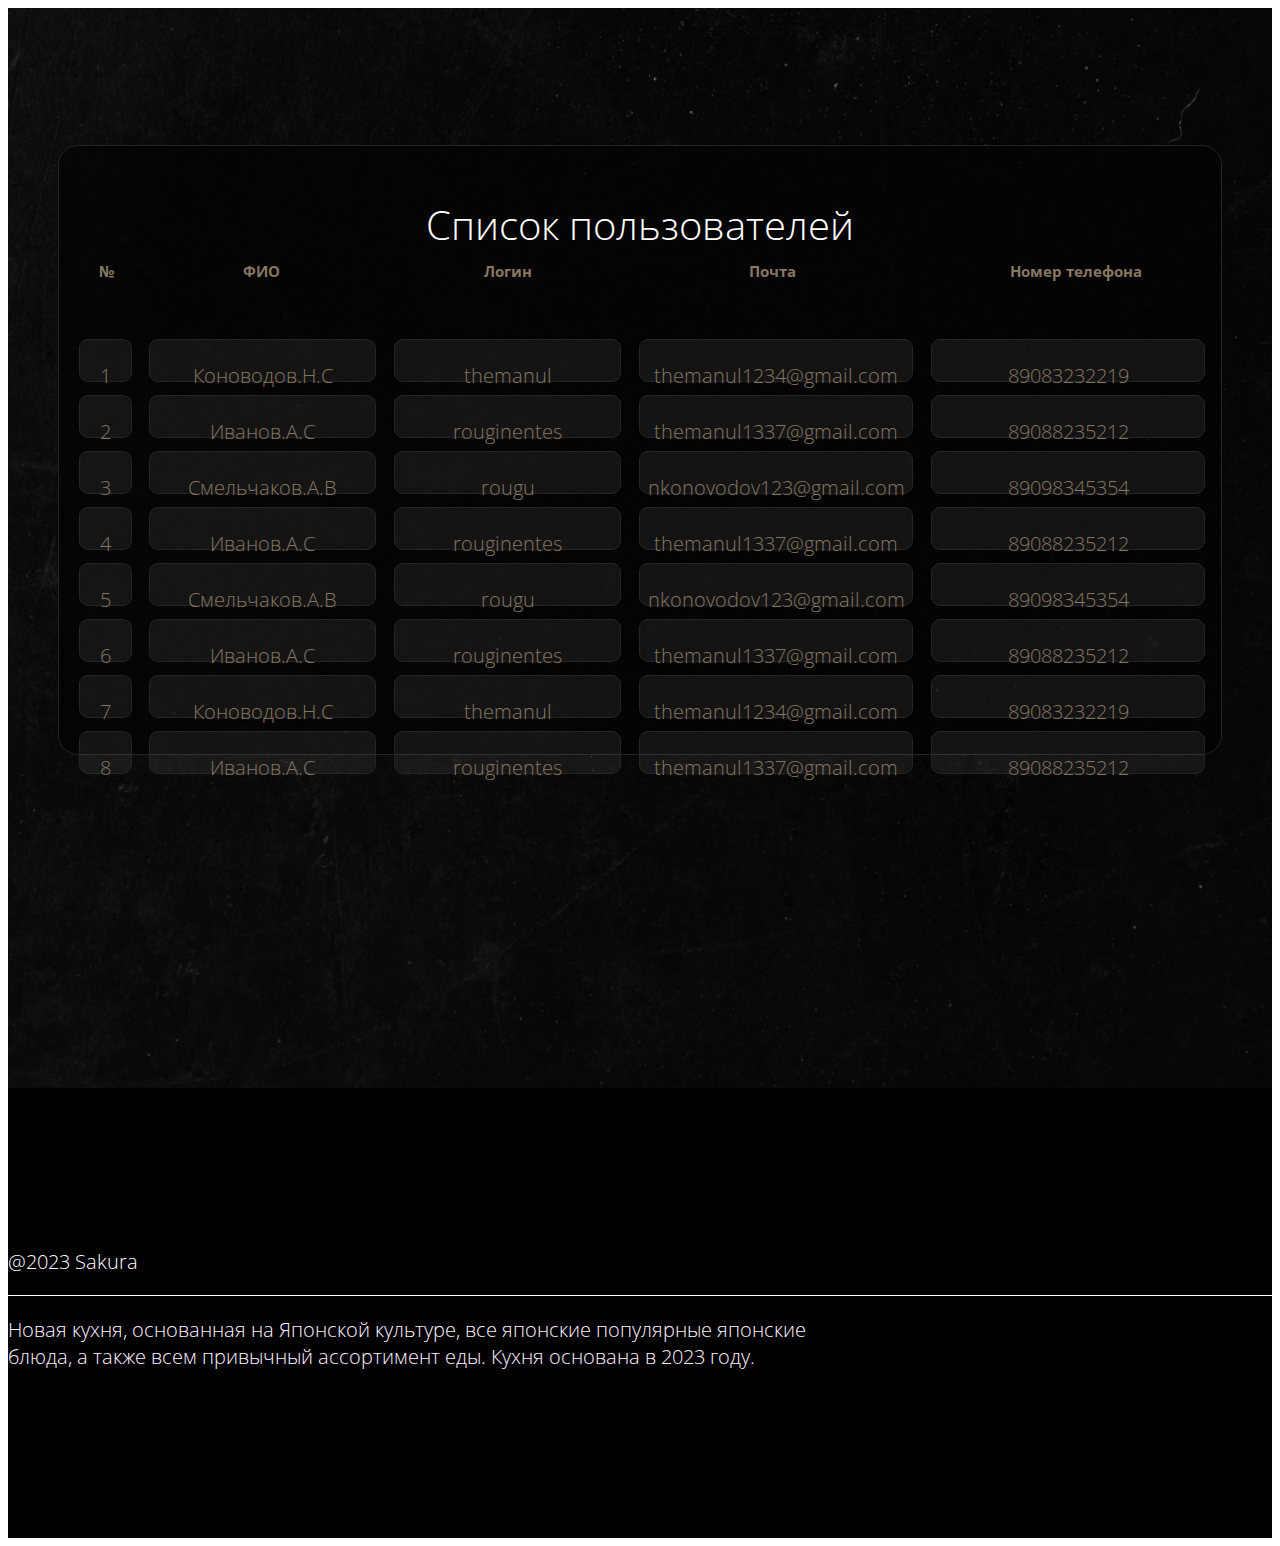
<file: src/pages/users.html>
<!DOCTYPE html>
<html lang="en">
<head>
    <meta charset="UTF-8">
    <meta http-equiv="X-UA-Compatible" content="IE=edge">
    <meta name="viewport" content="width=device-width, initial-scale=1.0">
    <title>users</title>
    <link rel="preconnect" href="https://fonts.googleapis.com">
    <link rel="preconnect" href="https://fonts.gstatic.com" crossorigin>
    <link href="https://fonts.googleapis.com/css2?family=Comfortaa:wght@400;600&family=Open+Sans&display=swap" rel="stylesheet">
    <link rel="stylesheet" href="/src/css/style.css">
</head>

<body>
    <section class="users">
        <div class="container">

            <div class="users_window">
                <div class="header_user">
                    <h1 class="header_name">
                        Список пользователей
                    </h1>
                </div>

                <div class="header_name1">
                    <h2 id="number1">№</h2>
                    <h2 id="FIO">ФИО</h2>
                    <h2 id="login4">Логин</h2>
                    <h2 id="pochta">Почта</h2>
                    <h2 id="number">Номер телефона</h2>
                </div>
    
                <div class="table_btn1">
                    <div class="table_btn12">
                        <h2 class="table_text">1</h2>
                    </div>

                    <div class="table_btn13">
                        <h2 class="table_text">Коноводов.Н.С</h2>
                    </div>

                    <div class="table_btn14">
                        <h2 class="table_text">themanul</h2>
                    </div>

                    <div class="table_btn15">
                        <h2 class="table_text">themanul1234@gmail.com</h2>
                    </div>

                    <div class="table_btn16">
                        <h2 class="table_text">89083232219</h2>
                    </div>
                 </div>

                 <div class="table_btn1">
                    <div class="table_btn12">
                        <h2 class="table_text">2</h2>
                    </div>

                    <div class="table_btn13">
                        <h2 class="table_text">Иванов.А.С</h2>
                    </div>

                    <div class="table_btn14">
                        <h2 class="table_text">rouginentes</h2>
                    </div>

                    <div class="table_btn15">
                        <h2 class="table_text">themanul1337@gmail.com</h2>
                    </div>

                    <div class="table_btn16">
                        <h2 class="table_text">89088235212</h2>
                    </div>
                 </div>

                 <div class="table_btn1">
                    <div class="table_btn12">
                        <h2 class="table_text">3</h2>
                    </div>

                    <div class="table_btn13">
                        <h2 class="table_text">Смельчаков.А.В</h2>
                    </div>

                    <div class="table_btn14">
                        <h2 class="table_text">rougu</h2>
                    </div>

                    <div class="table_btn15">
                        <h2 class="table_text">nkonovodov123@gmail.com</h2>
                    </div>

                    <div class="table_btn16">
                        <h2 class="table_text">89098345354</h2>
                    </div>
                 </div>

                 <div class="table_btn1">
                    <div class="table_btn12">
                        <h2 class="table_text">4</h2>
                    </div>

                    <div class="table_btn13">
                        <h2 class="table_text">Иванов.А.С</h2>
                    </div>

                    <div class="table_btn14">
                        <h2 class="table_text">rouginentes</h2>
                    </div>

                    <div class="table_btn15">
                        <h2 class="table_text">themanul1337@gmail.com</h2>
                    </div>

                    <div class="table_btn16">
                        <h2 class="table_text">89088235212</h2>
                    </div>
                 </div>
                 <div class="table_btn1">
                    <div class="table_btn12">
                        <h2 class="table_text">5</h2>
                    </div>

                    <div class="table_btn13">
                        <h2 class="table_text">Смельчаков.А.В</h2>
                    </div>

                    <div class="table_btn14">
                        <h2 class="table_text">rougu</h2>
                    </div>

                    <div class="table_btn15">
                        <h2 class="table_text">nkonovodov123@gmail.com</h2>
                    </div>

                    <div class="table_btn16">
                        <h2 class="table_text">89098345354</h2>
                    </div>
                 </div>
                 <div class="table_btn1">
                    <div class="table_btn12">
                        <h2 class="table_text">6</h2>
                    </div>

                    <div class="table_btn13">
                        <h2 class="table_text">Иванов.А.С</h2>
                    </div>

                    <div class="table_btn14">
                        <h2 class="table_text">rouginentes</h2>
                    </div>

                    <div class="table_btn15">
                        <h2 class="table_text">themanul1337@gmail.com</h2>
                    </div>

                    <div class="table_btn16">
                        <h2 class="table_text">89088235212</h2>
                    </div>
                 </div>

                 <div class="table_btn1">
                    <div class="table_btn12">
                        <h2 class="table_text">7</h2>
                    </div>

                    <div class="table_btn13">
                        <h2 class="table_text">Коноводов.Н.С</h2>
                    </div>

                    <div class="table_btn14">
                        <h2 class="table_text">themanul</h2>
                    </div>

                    <div class="table_btn15">
                        <h2 class="table_text">themanul1234@gmail.com</h2>
                    </div>

                    <div class="table_btn16">
                        <h2 class="table_text">89083232219</h2>
                    </div>
                 </div>

                 <div class="table_btn1">
                    <div class="table_btn12">
                        <h2 class="table_text">8</h2>
                    </div>

                    <div class="table_btn13">
                        <h2 class="table_text">Иванов.А.С</h2>
                    </div>

                    <div class="table_btn14">
                        <h2 class="table_text">rouginentes</h2>
                    </div>

                    <div class="table_btn15">
                        <h2 class="table_text">themanul1337@gmail.com</h2>
                    </div>

                    <div class="table_btn16">
                        <h2 class="table_text">89088235212</h2>
                    </div>
                 </div>



        </div>

    </section>

    
    <footer class="footer">
        <div class="container">
            <div class="footer_up">
                <div class="footer_year">@2023 Sakura</div>
                <div class="footer_num">+7 (908) 323 22 19</div>
            </div>
            <div class="footer_devider"></div>
            <div class="footer_down">
                <div class="footer_text">Новая кухня, основанная на Японской культуре, все японские популярные японские блюда, а также всем привычный ассортимент еды. Кухня основана в 2023 году.</div>
                <a id="footer_logo" href="index.html" class="footer_logo">
                    <img src="/src/icons/icon.svg" alt="">
                </a>
            </div>
        </div>
    </footer>
    
</body>
</html>
</file>
<file: src/css/style.css>
@font-face {
    font-family: 'Open Sans';
    src: url('https://fonts.googleapis.com/css2?family=Comfortaa:wght@400;600&family=Open+Sans&display=swap');
}

* {
    box-sizing: border-box;
}



body {
    height: 100%;
}

.container {
    width: 1644px;
    margin: 0 auto;
}

.promo {
    position: relative;
    background: url(/src/img/bg1.jpg) center center/cover no-repeat;
    height: 1080px;
    padding: 26px 0 0 0;
}

.promo_header {
    display: flex;
    justify-content: space-between;
    align-items: center;
}

.promo .promo_logo {
    display: flex;
    align-items: start;
    height: 40px;
}

.catalog_header {
    display: flex;
    justify-content: space-between;
    align-items: center;
    padding: 0px;
}

.catalog_logo {
    display: flex;
    align-items: start;
    height: 40px;
}

a{
    text-decoration: none;
}

.promo .promo_logo-pic {
    margin-right: 15px;
}

img {
    vertical-align: middle;
}

nav:hover {
    text-decoration: none;
    
}

#promo_link-btn:hover {
    opacity: 0.3    
}

#promo_link-btn {
    transition: 0.3s;
}

#promo_link-btn1:hover {
    opacity: 0.3
}



#promo_link-btn1 {
    transition: 0.3s;
}

.promo .promo_link-btn1{
    position: relative;
    left: 180px;
    top: -2px;
    margin: 0 20px;
    background: rgba(0,0,0,0);
    border: none;
    font-family: "Open Sans";
    font-weight: 300;
    font-size: 24px;
    color: #fef2ff;
}

.promo .promo_link-btn2{
    position: relative;
    left: 190px;
    top: -2px;
    margin: 0 20px;
    background: rgba(0,0,0,0);
    border: none;
    font-family: "Open Sans";
    font-weight: 300;
    font-size: 24px;
    color: #fef2ff;
}

.promo .promo_link {
    display: flex;
    align-items: center;
    
}

.promo .promo_link span {
    position: relative;
    right: -350px;
    top:-2px;
    font-family: "Open Sans";
    font-weight: 300;
    font-size: 24px;
    color: #fef2ff;
}



#span_1:hover{
    opacity: 0.3;
}
#span_1 {
    transition: 0.3s;
}

.promo .promo_text {
    width: 750px;
    position: absolute;
    top: 50%;
    transform: translateY(-50%);
}

.promo .promo_subtitle {
    font-family: "Open Sans";
    font-weight: 300;
    font-size: 38px;
    color: #fef2ff;
}

.promo .promo_title {
    margin-top: 40px;
    font-family: Comfortaa;
    font-weight: 300;
    font-size: 85px;
    color: #fef2ff;
}

.promo_social .promo_social-link img {
    width: 40px;
    height: 40px;
    margin: 10px 0;
}

.promo_social {
    position: absolute;
    bottom: 100px;
    right: 130px;
}

.promo_social-link img {
    width: 100%;
    height: 100%;
    transition: .3s all
}

.promo_social img:hover {
    opacity: .4
}

.about {
    position: relative;
    min-height: 1080px;
    background: url(/src/img/bg2.jpg)center center/cover no-repeat;
}

.about .about_wrapper {
    position: absolute;
    top: 50%;
    transform: translateY(-50%);
    max-width: 822px;
}

.about_title {
    font-family: Comfortaa;
    font-weight: 600;
    font-size: 55px;
    color: #282828;
}

.about .about_descr {
    margin-top: 20px;
    font-family: "Open Sans";
    font-weight: 300;
    font-size: 20px;
    line-height: 27px;
    color: #282828;
}

.about .about_descr {
    margin-top: 40px;
}

.about .about_descr1{
    margin-top: 20px;
    font-family: "Open Sans";
    font-weight: 30;
    font-size: 20px;
    line-height: 27px;
    color: #282828;
}

.catalog {
    background: url(/src/img/bg3.jpg) center center/cover no-repeat;
    position: relative;
    min-height: 1458px;
    padding: 26px 0 284px 0;
}

.catalog_title {
    color: #fff;
}

.catalog_title {
    font-family: Comfortaa;
    font-weight: 40;
    font-size: 55px;
    color: #fff;
    margin-top: 60px;
    text-align: center;
}

.catalog_row {
    margin-top: 100px;
    display: flex;
}

.catalog_category {
    position: absolute;
    width: 545px;
    height: fit-content;
    display: flex;
    justify-content: end;
    font-family: "Open Sans";
    font-weight: 300;
    font-size: 32px;
    color: #fff;
    border-bottom: 2px solid #867761;
}

.catalog_category {
    left: 0;
    top: 31%;
}

.catalog_items {
    width: 100%;
    display: flex;
    justify-content: end;
}

.catalog_item {
    margin: 0 10px;
    position: relative;
    background: url(../assets/Images/items/img1.pg) center center/cover no-repeat;
    border-radius: 10px;
    border: 1px solid #4d4d4d;
    width: 262px;
    height: 368px;
}

.catalog_content {
    position: absolute;
    bottom: 0;
    padding: 20px 25px;
    background: rgba(0,0,0,.9);
    width: 100%;
    height: 45%;
}

.catalog_item-name {
    font-size: 18px;
    font-family: "Open Sans";
    font-weight: 300;
    color: #fff;
}

.catalog_composition {
    font-size: 10px;
    font-family: "Open Sans";
    font-weight: 300;
    color: #fff;
}

.catalog_price {
    margin-top: 30px;
    font-size: 12px;
    font-family: "Open Sans";
    font-weight: 300;
    color: #fff;
}

.catalog_btn {
    margin-top: 20px;
    width: 156px;
    height: 35px;
    background: rgba(0,0,0,0);
    border: 1px solid #867761;
    border-radius: 3px;
    font-size: 15px;
    font-family: "Open Sans";
    font-weight: 300;
    color: #fff;
}

.catalog_btn:hover{
    background-color: #867761;
    transition: 0.4s;
}

.catalog_item {
    margin: 0 10px;
    position: relative;
    background: url(/src/img/img1.jpg) center center/cover no-repeat;
    border-radius: 10px;
    border: 1px solid #4d4d4d;
    width: 262px;
    height: 368px;
}

.catalog_item1 {
    margin: 0 10px;
    position: relative;
    background: url(/src/img/fish1.png) center center/cover no-repeat;
    border-radius: 10px;
    border: 1px solid #4d4d4d;
    width: 262px;
    height: 368px;
}

.catalog_item2 {
    margin: 0 10px;
    position: relative;
    background: url(/src/img/fish2.png) center center/cover no-repeat;
    border-radius: 10px;
    border: 1px solid #4d4d4d;
    width: 262px;
    height: 368px;
}

.catalog_item3 {
    margin: 0 10px;
    position: relative;
    background: url(/src/img/fish3.png) center center/cover no-repeat;
    border-radius: 10px;
    border: 1px solid #4d4d4d;
    width: 262px;
    height: 368px;
}

.catalog_item4 {
    margin: 0 10px;
    position: relative;
    background: url(/src/img/udon1.png) center center/cover no-repeat;
    border-radius: 10px;
    border: 1px solid #4d4d4d;
    width: 262px;
    height: 368px;
}

.catalog_item5 {
    margin: 0 10px;
    position: relative;
    background: url(/src/img/udon2.png) center center/cover no-repeat;
    border-radius: 10px;
    border: 1px solid #4d4d4d;
    width: 262px;
    height: 368px;
}

.catalog_item6 {
    margin: 0 10px;
    position: relative;
    background: url(/src/img/udon3.png) center center/cover no-repeat;
    border-radius: 10px;
    border: 1px solid #4d4d4d;
    width: 262px;
    height: 368px;
}

.catalog_item7 {
    margin: 0 10px;
    position: relative;
    background: url(/src/img/udon4.png) center center/cover no-repeat;
    border-radius: 10px;
    border: 1px solid #4d4d4d;
    width: 262px;
    height: 368px;
}

.catalog_price span {
    color: #867761;
}

.catalog_rowDOWN {
    margin-top: 167px;
    display: flex;
}

.catalog_itemsDOWN {
    width: 100%;
    display: flex;
    justify-content: start;
}

.catalog_categoryDOWN {
    position: absolute;
    width: 545px;
    height: -moz-fit-content;
    height: fit-content;
    display: flex;
    justify-content: end;
    font-family: "Open Sans";
    font-weight: 300;
    font-size: 32px;
    color: #fff;
    border-bottom: 2px solid #867761;
}

.catalog_categoryDOWN {
    justify-content: start;
    right: 0;
    bottom: 30%;
}

.questions {
    min-height: 540px;
    display: flex;
}

.questions_img {
    background: url(/src/img/bg4.jpg) center center/cover no-repeat;
    width: 50%;
}

.questions_content {
    padding: 90px 0 112px 160px;
}

.questions_title {
    font-family: Comfortaa;
    font-weight: 300;
    font-size: 30px;
    letter-spacing: .15em;
    color: #000;
    border-bottom: 2px solid #867761;
}

.questions_form {
    margin-top: 40px;
    width: 450px;
    min-height: 150px;
    display: flex;
    flex-direction: column;
}

.questions_input {
    margin-top: 30px;
    border: none;
    border-bottom: 2px solid #867761;
    font-family: "Open Sans";
    font-weight: 30;
    font-size: 14px;
    letter-spacing: .15em;
    color: rgba(0,0,0,.2);
}

.questions_checkbox {
    margin-top: 25px;
    display: flex;
    align-items: start;
}

.questions_checkbox input {
    margin-right: 15px;
}

.questions_text {
    font-weight: 400;
    font-size: 10px;
    line-height: 123.2%;
    letter-spacing: .15em;
    color: rgba(0,0,0,.5);
}

.questions_btn {
    margin-top: 40px;
    width: 260px;
    height: 45px;
    background: #fafafa;
    border: 1px solid #867761;
    font-family: "Open Sans";
    font-weight: 300;
    font-size: 14px;
    letter-spacing: .15em;
    color: #000;

}

.questions_btn:hover {
    background-color:#867761;
    color:white;
    transition: 0.6s ease-out;
}

.footer {
    background-color: #000;
    min-height: 450px;
    padding: 160px 0 0 0;
}

.footer_up {
    display: flex;
    justify-content: space-between;
}

.footer_year {
    font-family: "Open Sans";
    font-weight: 300;
    font-size: 20px;
    color: #fff;
}

.footer_num {
    font-family: "Open Sans";
    font-weight: 300;
    font-size: 20px;
    color: #fff;
}

.footer_devider {
    margin: 20px 0;
    height: 1px;
    background-color: #fff;
}

.footer_down {
    display: flex;
    justify-content: space-between;
}

.footer_text {
    max-width: 800px;
    font-family: "Open Sans";
    font-weight: 300;
    font-size: 20px;
    line-height: 27px;
    color: #fef2ff;
}

.footer_logo {
    display: block;
}

#footer_logo:hover {
    opacity: 0.3;
    transition: 0.3s;
}


 /* Окно входа */
.login{
    padding: 10% 0;
    background: url() center center/cover no-repeat;
  
}

.login_window{
    position: absolute;
    padding: 50px 0 50px 0;
    margin: 0 auto;
    max-width: 559px;
    height: 413px;
    background: rgba(3, 3, 3, 0.9);
    border-radius: 20px;
    top: 283px;
    position: absolute;
    width: 559px;
    height: 413px;
    left: 50%;
    top: 50%;
    transform: translate(-50%, -50%);

    background: rgba(3, 3, 3, 0.9);
    border: 1px solid #252525;
    border-radius: 20px;
}

.login_window div:first-child{
    margin-top: 40px;
}

#link_to_register{
    margin-top: 30px;
    text-align: center;
    position: absolute;
    width: 132px;
    height: 19px;
    left: 300px;
    top: 284px;

    font-family: 'Open Sans';
    font-style: normal;
    font-weight: 300;
    font-size: 14px;
    line-height: 19px;
}

#link_to_register a {
    text-decoration: underline;
    color: #867761;
}

#link_to_register a:hover {
    transition: 0.5s;
    color: #ffffff;
}



/* окно регистрации */
 .login {
    padding: 100px;
    min-height: 1080px;
    background: url(/src/img/bg5.jpg)center center/cover no-repeat;
}


 .login_header{
    width: 100%;
    font-style: normal;
    font-weight: 300;
    font-size: 24px;
    text-align: center;
    color: #ffffff;

    position: absolute;
    width: 180px;
    height: 27px;
    left: 194px;
    top: 60px;

    font-family: 'Comfortaa';
    font-style: normal;
}
.login_window div{

    position: relative;
    top: 27px;
    margin-left: 12%;

    font-style: normal;
    font-weight: 400;
    font-size: 10px;
    color: #867761;
    
} 

 .login_window input{
    position: relative;
    width: 434px;
    height: 43px;
    left: 63px;
    top: 20px;
    margin-top: 14px;
    
    height: 43px;
    border: 0px;
    background: rgba(166, 168, 169, 0.1);
    border: 1px solid #252525;
    border-radius: 9px;
    
    color:white;
    padding-left: 20px ;
}

.login_window input:focus{
    background: rgba(0, 0, 0, 0.684);
    transition: 0.5s;
}

.login_btn{
    display: block;
    margin: 0 auto;
    margin-top: 30px;
    width: 250px;
    height: 65px;
    background: #ffffff;

    border: 0px;

    position: absolute;
    width: 260px;
    height: 45px;
    left: 67px;
    top: 271px;
    background: #000000;
    border: 1px solid #867761;

    color:#867761
}

.login_btn:hover {
    background-color:#867761;
    color:white;
    transition: 0.5s ease;
}

.register {
    height: 1080px;
    background: url(/src/img/bg5.jpg) center center/cover no-repeat;
}

.register_header {
    position: absolute;
    width: 175px;
    height: 27px;
    left: 194px;
    top: 60px;

    font-family: 'Comfortaa';
    font-style: normal;
    font-weight: 300;
    font-size: 24px;
    line-height: 27px;



color: #FFFFFF;
}

.register_window div {
    position: relative;
    top: 65px;
    margin-left: 12%;

    font-style: normal;
    font-weight: 300;
    font-size: 10px;
    color: #867761;
}

.register_window input {
    position: relative;
    width: 434px;
    height: 43px;
    left: 63px;
    top: 51px;
    margin-top: 25px;
    
    height: 43px;
    border: 0px;
    background: rgba(166, 168, 169, 0.1);
    border: 1px solid #252525;
    border-radius: 9px;
    
    color:white;
    padding-left: 20px ;
}

.register_window input:focus{
    background: rgba(0, 0, 0, 0.684);
    transition: 0.5s;
}

.register_btn {
    position: absolute;
    width: 260px;
    height: 45px;
    left: 152px;
    top: 453px;
    background: #000000;
    border: 1px solid #867761;

    color:#867761
}

.register_btn:hover {
    background-color:#867761;
    color:white;
    transition: 0.5s ease;
}

.register_window {
    position: absolute;
    padding: 50px 0 50px 0;
    margin: 0 auto;
    max-width: 559px;
    height: 413px;
    background: rgba(3, 3, 3, 0.9);
    border-radius: 20px;
    top: 283px;
    position: absolute;
    width: 559px;
    height: 547px;
    left: 680px;
    top: 283px;

    background: rgba(3, 3, 3, 0.9);
    border: 1px solid #252525;
    border-radius: 20px;
}

.profile {
    height: 1080px;
    background: url(/src/img/bg3.jpg) center center/cover no-repeat;
}

.profile_header {
    position: absolute;
    width: 400px;
    height: 27px;
    left: 100px;
    top: 60px;

    font-family: 'Comfortaa';
    font-style: normal;
    font-weight: 300;
    font-size: 40px;
    line-height: 27px;



color: #FFFFFF;
}

.profile_window div {
    position: relative;
    top: 65px;
    margin-left: 12%;

    font-style: normal;
    font-weight: 300;
    font-size: 10px;
    color: #867761;
}

.profile_window input {
    position: relative;
    width: 434px;
    height: 43px;
    left: 63px;
    top: 51px;
    margin-top: 25px;
    
    height: 43px;
    border: 0px;
    background: rgba(166, 168, 169, 0.1);
    border: 1px solid #252525;
    border-radius: 9px;
    
    color:white;
    padding-left: 20px ;
}

.profile_window input:focus{
    background: rgba(0, 0, 0, 0.684);
    transition: 0.5s;
}

.profile_btn {
    position: absolute;
    width: 260px;
    height: 45px;
    left: 150px;
    top: 525px;
    background: #000000;
    border: 1px solid #867761;

    color:#867761
}

.profile_btn:hover {
    background-color:#867761;
    color:white;
    transition: 0.5s ease;
}

.profile_window {
    position: absolute;
    padding: 50px 0 50px 0;
    margin: 0 auto;
    background: rgba(3, 3, 3, 0.9) ;
    border-radius: 20px;
    width: 559px;
    height: 600px;
    left: 669px;
    top: 230px;

    background: rgba(3, 3, 3, 0.9);
    border: 1px solid #252525;
    border-radius: 20px;
}

.profile_header1{
position: absolute;
width: 155px;
height: 40.02px;
top: 26px;

}

.users {
    background: url(/src/img/bg3.jpg)center center/cover no-repeat;
    height: 1080px;
    display: flex;
}


.users_window {
    position: absolute;
    width: 1164px;
    height: 610px;
    left: 50%;
    top: 50%;
    transform: translate(-50%,-50%);
    background: rgba(3, 3, 3, 0.75);
    border: 1px solid #252525;
    border-radius: 20px;
}

.header_name {
    text-align: center;
    padding-top: 25px;
    font-family: 'Open Sans';
    font-style: normal;
    font-weight: 300;
    font-size: 40px;
    line-height: 54px;

    color: #FFFFFF;
}

.table_btn1 {
    display: flex;
    justify-content: space-around;
    margin-top: 40px;
    padding: 14px 0 2px;
}

.table_btn1 .table_btn12 {
    position: absolute;
    width: 53px;
    height: 43px;
    left: 20px;
    
    background: rgba(166, 168, 169, 0.1);
    border: 1px solid #252525;
    border-radius: 9px;
}

.table_btn1 .table_btn13 {
position: absolute;
width: 227px;
height: 43px;
left: 90px;

background: rgba(166, 168, 169, 0.1);
border: 1px solid #252525;
border-radius: 9px;
}

.table_btn1 .table_btn14 {
    position: absolute;
width: 227px;
height: 43px;
left: 335px;

background: rgba(166, 168, 169, 0.1);
border: 1px solid #252525;
border-radius: 9px;
}

.table_btn1 .table_btn15 {
position: absolute;
width: 274px;
height: 43px;

height: 43px;
left: 580px;

background: rgba(166, 168, 169, 0.1);
border: 1px solid #252525;
border-radius: 9px;
}

.table_btn1 .table_btn16 {
position: absolute;
width: 274px;
height: 43px;

height: 43px;
left: 872px;

background: rgba(166, 168, 169, 0.1);
border: 1px solid #252525;
border-radius: 9px;
}

.table_btn1 .table_text {
    color: #fafafa;
    font-family: 'Open Sans';
    font-style: normal;
    font-weight: 300;
    font-size: 20px;
    line-height: 27px;

    text-align: center;
    padding-top: 6px;

    color: #867761;
}

.header_name1 {
    display: flex;
    color: #867761;
    font-family: 'Open Sans';
    font-style: normal;
    font-weight: 300;
    font-size: 10px;
    line-height: 27px;

    text-align: center;
    padding-top: 6px;
 
}

#number {
    position: absolute;

    left: 951px;
    top: 100px;
}

#pochta {
    position: absolute;
    width: 44px;
    height: 14px;
    left: 690px;
    top: 100px;
}

#login4 {
    position: absolute;
    width: 44px;
    height: 14px;
    left: 425px;
    top: 100px;
}

#FIO {
    position: absolute;
    width: 44px;
    height: 14px;
    left: 180px;
    top: 100px;
}

#number1 {
    position: absolute;
    width: 11px;
    height: 14px;
    left: 40px;
    top: 100px;
}

.register {
    height: 1080px;
    background: url(/src/img/bg5.jpg) center center/cover no-repeat;
}

.register_admin {
    position: absolute;
    width: 400px;
    height: 27px;
    left: 113px;
    top: 60px;

    font-family: 'Comfortaa';
    font-style: normal;
    font-weight: 300;
    font-size: 24px;
    line-height: 27px;



color: #FFFFFF;
}

.register_window div {
    position: relative;
    top: 65px;
    margin-left: 12%;

    font-style: normal;
    font-weight: 300;
    font-size: 10px;
    color: #867761;
}

.register_window input {
    position: relative;
    width: 434px;
    height: 43px;
    left: 63px;
    top: 51px;
    margin-top: 25px;
    
    height: 43px;
    border: 0px;
    background: rgba(166, 168, 169, 0.1);
    border: 1px solid #252525;
    border-radius: 9px;
    
    color:white;
    padding-left: 20px ;
}

.register_window input:focus{
    background: rgba(0, 0, 0, 0.684);
    transition: 0.5s;
}

.register_btn {
    position: absolute;
    width: 260px;
    height: 45px;
    left: 152px;
    top: 453px;
    background: #000000;
    border: 1px solid #867761;

    color:#867761
}

.register_btn:hover {
    background-color:#867761;
    color:white;
    transition: 0.5s ease;
}

.register_window {
    position: absolute;
    padding: 50px 0 50px 0;
    margin: 0 auto;
    max-width: 559px;
    height: 413px;
    background: rgba(3, 3, 3, 0.9);
    border-radius: 20px;
    top: 283px;
    position: absolute;
    width: 559px;
    height: 547px;
    left: 50%;
    top: 50%;
    transform: translate(-50%,-50%);

    background: rgba(3, 3, 3, 0.9);
    border: 1px solid #252525;
    border-radius: 20px;
}

.reviews {
    height: 1080px;
    background: url(/src/img/bg3.jpg)center center/cover no-repeat;
}

.reviews_window {
    position: absolute;
    width: 1501px;
    height: 613px;
    left: 50%;
    top: 50%;
    transform: translate(-50%, -50%);

    background: rgba(18, 18, 18, 0.74);
    border: 1px solid #161414;
    border-radius: 30px;
    }

.reviews_header {
    position: absolute;
width: 567px;
height: 174px;
left: 40px;
top: 62px;

font-family: 'Open Sans';
font-style: normal;
font-weight: 300;
font-size: 64px;
line-height: 87px;

color: #FFFFFF;
}

.reviews_block {
    display: flex;
    justify-content: space-around;
    padding-top: 300px;
}

.reviews_info {
width: 344px;
height: 458px;



background: rgba(31, 31, 31, 0.9);
border: 1px solid #252424;
border-radius: 25px;

}

.reviews_info .reviews_comment {
position: absolute;
width: 294px;
height: 291px;
top: 330px; 
padding-left: 37px;
 
font-family: 'Open Sans';
font-style: normal;
font-weight: 300;
font-size: 20px;
line-height: 27px;

color: #ffffff;
}

.reviews_info .reviews_icons {
position: relative;

width: 165px;
height: 138px;
top: 170px;
left: 30px;


border-radius: 100% ;

background: white;

border-color: #252525;
}

.reviews_info .reviews_text {
position: relative;
width: 400px;
height: 27px;
top: 390px;
left: 30px;

font-family: 'Open Sans';
font-style: normal;
font-weight: 300;
font-size: 20px;
line-height: 27px;

color: #FFFFFF;
}

.reviews_info .reviews_text1 {
    position: relative;
    width: 200px;
    height: 27px;
    top: 392px;
    left: 30px;
    

    font-family: 'Open Sans';
    font-style: normal;
    font-weight: 300;
    font-size: 15px;
    line-height: 27px;
    
    color: #686055;
    
}

.reviews_info .reviews_icons {
    width: 120px;
    border-radius: 100%;
}

.pay {
    background: url(/src/img/bg7.jpg) center center/cover no-repeat;
    height: 1010px;
}

.pay_window {
position: absolute;
width: 810px;
height: 529px;
left: 50%;
top: 50%;
transform: translate(-50%, -50%);

background: #FFFFFF;
border: 1px solid #867761;
border-radius: 20px;
}

.pay_stroke {
position: absolute;
width: 747px;
height: 47px;
top: 196px;
left: 31px;

background: #FFFFFF;
border: 1px solid #867761;
border-radius: 15px;
}

.pay_stroke1 {
    position: absolute;
    width: 747px;
    height: 47px;
    top: 284px;
    left: 31px;
    
    background: #FFFFFF;
    border: 1px solid #867761;
    border-radius: 15px;
    }

.pay_stroke2 {
position: absolute;
width: 229px;
height: 47px;
width: 229px;
height: 47px;

top: 365px;
left: 31px;

background: #FFFFFF;
border: 1px solid #867761;
border-radius: 15px;
}

.pay_stroke3 {
    position: absolute;
    width: 229px;
    height: 47px;
    width: 229px;
    height: 47px;
    
    top: 365px;
    left: 290px;
    
    background: #FFFFFF;
    border: 1px solid #867761;
    border-radius: 15px;
    }
    
 .pay_stroke4 {
        position: absolute;
        width: 229px;
        height: 47px;
        width: 229px;
        height: 47px;
        
        top: 365px;
        left: 549px;
        
        background: #FFFFFF;
        border: 1px solid #867761;
        border-radius: 15px;
  }

.pay_number {
position: absolute;
width: 132px;
height: 19px;
top: 165px;
left: 31px;
font-family: 'Open sans';
font-style: normal;
font-weight: 300;
font-size: 16px;
line-height: 19px;

color: #867761;
}

.pay_number1 {
    position: absolute;
    width: 132px;
    height: 19px;
    top: 255px;
    left: 31px;
    
    font-family: 'Open sans';
    font-style: normal;
    font-weight: 300;
    font-size: 16px;
    line-height: 19px;
    
    color: #867761;
    }

.pay_number2 {
        position: absolute;
        width: 132px;
        height: 19px;
        top: 340px;
        left: 31px;

        font-family: 'Inter';
        font-style: normal;
        font-weight: 400;
        font-size: 16px;
        line-height: 19px;
        
        color: #867761;
        }

        .pay_number3 {
            position: absolute;
            width: 132px;
            height: 19px;
            top: 340px;
            left: 290px;
    
            font-family: 'Inter';
            font-style: normal;
            font-weight: 400;
            font-size: 16px;
            line-height: 19px;
            
            color: #867761;
            }

            .pay_number4 {
                position: absolute;
                width: 132px;
                height: 19px;
                top: 340px;
                left: 549px;
        
                font-family: 'Inter';
                font-style: normal;
                font-weight: 400;
                font-size: 16px;
                line-height: 19px;
                
                color: #867761;
                }
        

.pay_btn .btn {
position: absolute;
width: 747px;
height: 54px;
top: 446px;
left: 31px;

background: #FFFFFF;
border: 1px solid #867761;
border-radius: 15px;

}

.btn {
width: 93px;
height: 24px;
font-family: 'Inter';
font-style: normal;
font-weight: 400;
font-size: 20px;
line-height: 24px;
color: #312E2A;
}

.btn:hover {
    background-color:#867761;
    color:white;
    transition: 0.5s ease;
}
        
.pay_window input:focus {
    background: rgb(224, 220, 214);
    transition: 0.5s;
}

.pay_window input {
    padding-left: 20px;
}

.pay_window1 {
position: absolute;
width: 457px;
height: 278px;
top: 25%;
left: 50%;
z-index: 1;

transform: translate(-50%, -50%);

background: #867761;
border: 1px solid #FFFFFF;
border-radius: 20px;
}

.pay_img2 {
    position: absolute;
    width: 102px;
    height: 36px;
    top: 21px;
    left: 331px;
}

.pay_img1 {
    position: absolute;
    width: 102px;
    height: 36px;
    top: 21px;
    left: 32px;
}

.pay_name {
position: absolute;
width: 243px;
height: 29px;
top: 125px;
left: 32px;

font-family: 'Inter';
font-style: normal;
font-weight: 400;
font-size: 24px;
line-height: 29px;

color: #FFFFFF;

text-shadow: 0px 4px 4px rgba(0, 0, 0, 0.25);
}

.pay_name1 {
position: absolute;
width: 243px;
height: 29px;
top: 190px;
left: 32px;

font-family: 'Inter';
font-style: normal;
font-weight: 400;
font-size: 20px;
line-height: 29px;

color: #FFFFFF;

text-shadow: 0px 4px 4px rgba(0, 0, 0, 0.25);
}

.pay_name2 {
    position: absolute;
    width: 243px;
    height: 29px;
    top: 224px;
    left: 32px;
    
    font-family: 'Inter';
    font-style: normal;
    font-weight: 400;
    font-size: 20px;
    line-height: 29px;
    
    color: #FFFFFF;
    
    text-shadow: 0px 4px 4px rgba(0, 0, 0, 0.25);
    }

    .pay_name3 {
        position: absolute;
        width: 243px;
        height: 29px;
        top: 190px;
        left: 364px;
        
        font-family: 'Inter';
        font-style: normal;
        font-weight: 400;
        font-size: 20px;
        line-height: 29px;
        
        color: #FFFFFF;
        
        text-shadow: 0px 4px 4px rgba(0, 0, 0, 0.25);
        }

        .pay_name4 {
            position: absolute;
            width: 243px;
            height: 29px;
            top: 224px;
            left: 364px;
            
            font-family: 'Inter';
            font-style: normal;
            font-weight: 400;
            font-size: 20px;
            line-height: 29px;
            
            color: #FFFFFF;
            
            text-shadow: 0px 4px 4px rgba(0, 0, 0, 0.25);
            }

.payment {
    background: url(/src/img/bg7.jpg) center center/cover no-repeat;
    height: 1010px;
}

.payment_window {
position: absolute;
width: 810px;
height: 529px;
top: 50%;
left: 50%;
transform: translate(-50%, -50%);

background: #FFFFFF;
border: 1px solid #867761;
border-radius: 20px;
text-align: center;
}

.payment_window .img_payment {
    position: absolute;
    width: 171px;
    height: 171px;
    top: 41px;
    left: 319px;
}

.payment_header {
position: absolute;
width: 216px;
height: 58px;

top: 233px;
left: 297px;

font-family: 'Inter';
font-style: normal;
font-weight: 400;
font-size: 48px;
line-height: 58px;
/* identical to box height */


color: #000000;
}

.payment_information {
position: absolute;
width: 733px;
height: 24px;
top: 299px;
left: 39px;

font-family: 'Inter';
font-style: normal;
font-weight: 400;
font-size: 20px;
line-height: 24px;

color: #000000;
}

.payment_check {
    position: absolute;
width: 301px;
height: 24px;
top: 329px;
left: 263px;
font-family: 'Inter';
font-style: normal;
font-weight: 700;
font-size: 20px;
line-height: 24px;

color: #000000;
}

.payment_pay {
    position: absolute;
width: 400px;
height: 18px;

font-family: 'Inter';
font-style: normal;
font-weight: 400;
font-size: 15px;
line-height: 18px;

color: rgba(0, 0, 0, 0.35);
bottom: 27px;
left: 205px;
}

.payment_home {
position: absolute;
width: 260px;
height: 45px;
bottom: 66px;
left: 275px;
background: #FFFFFF;
border: 1px solid #867761;
border-radius: 15px;

}

.payment_home:hover {
    background-color: #867761;
    color: white;
    transition: 0.5s;
}
</file>
